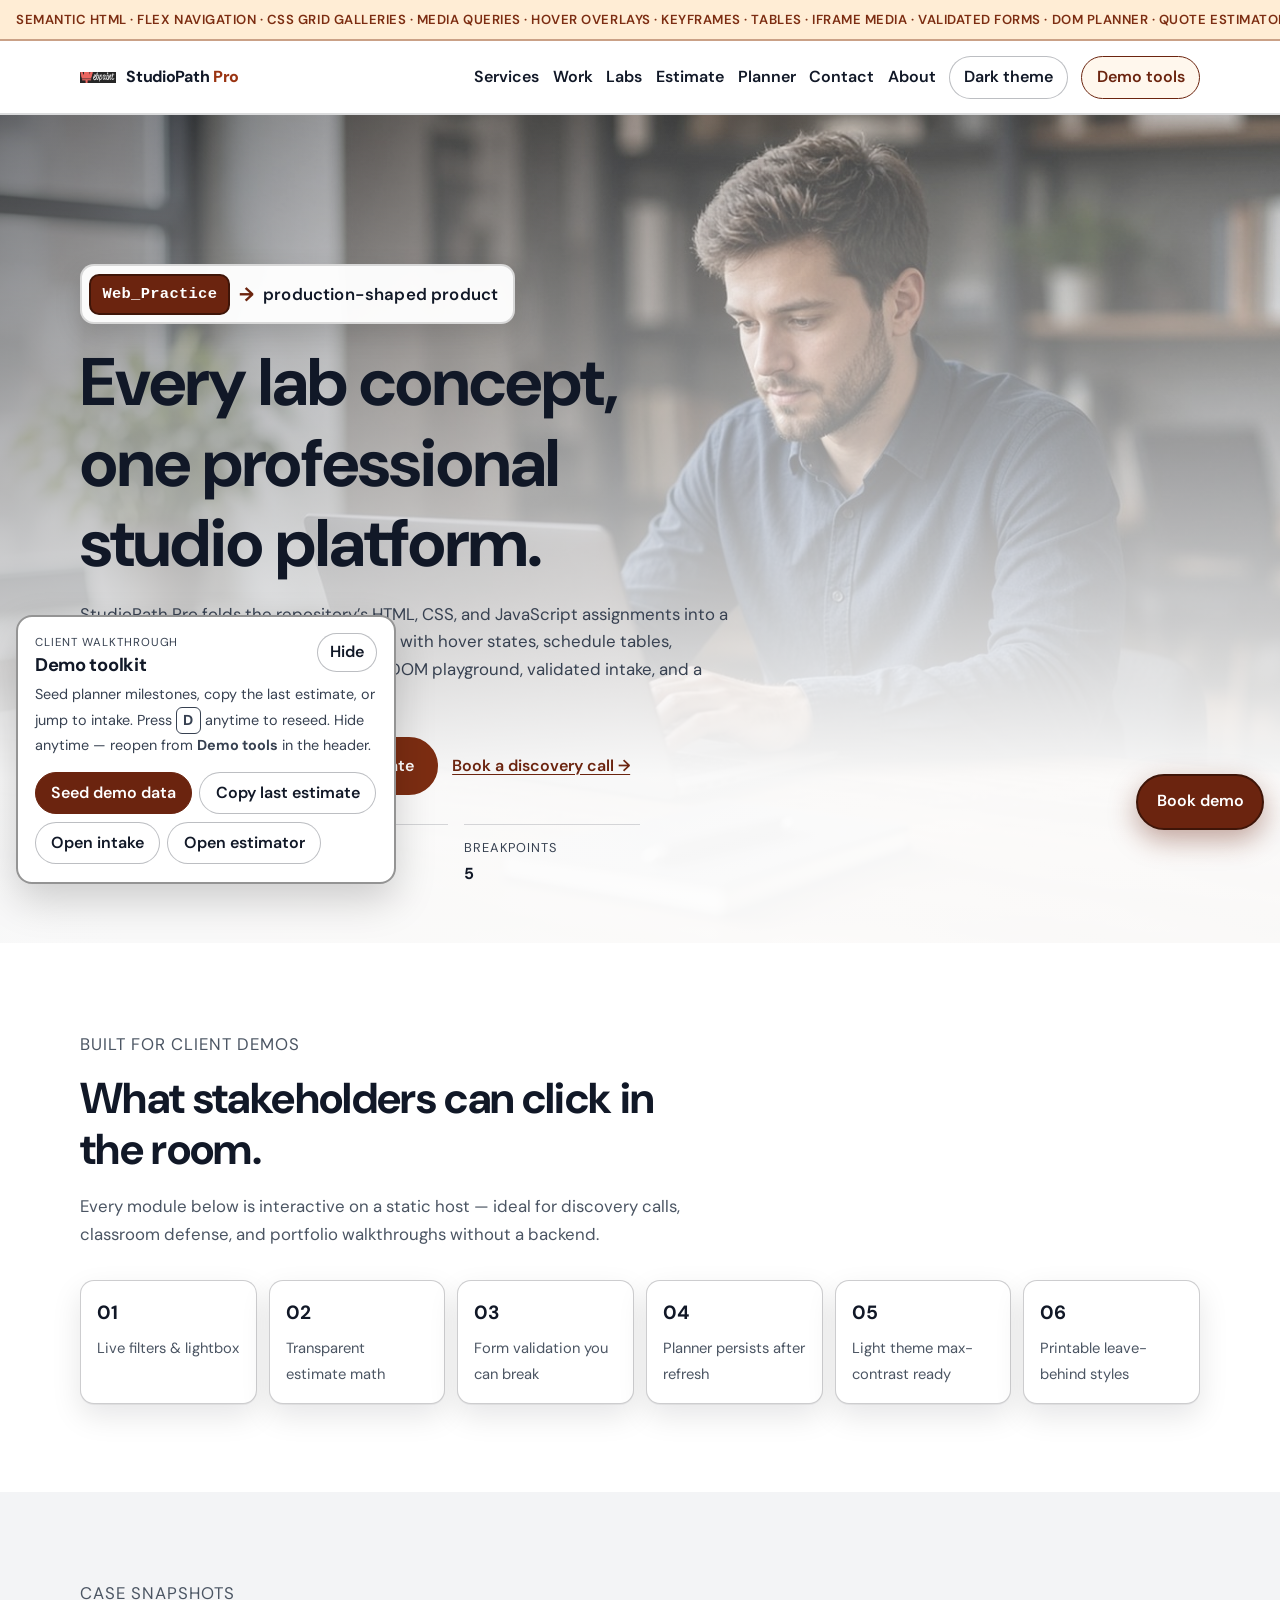
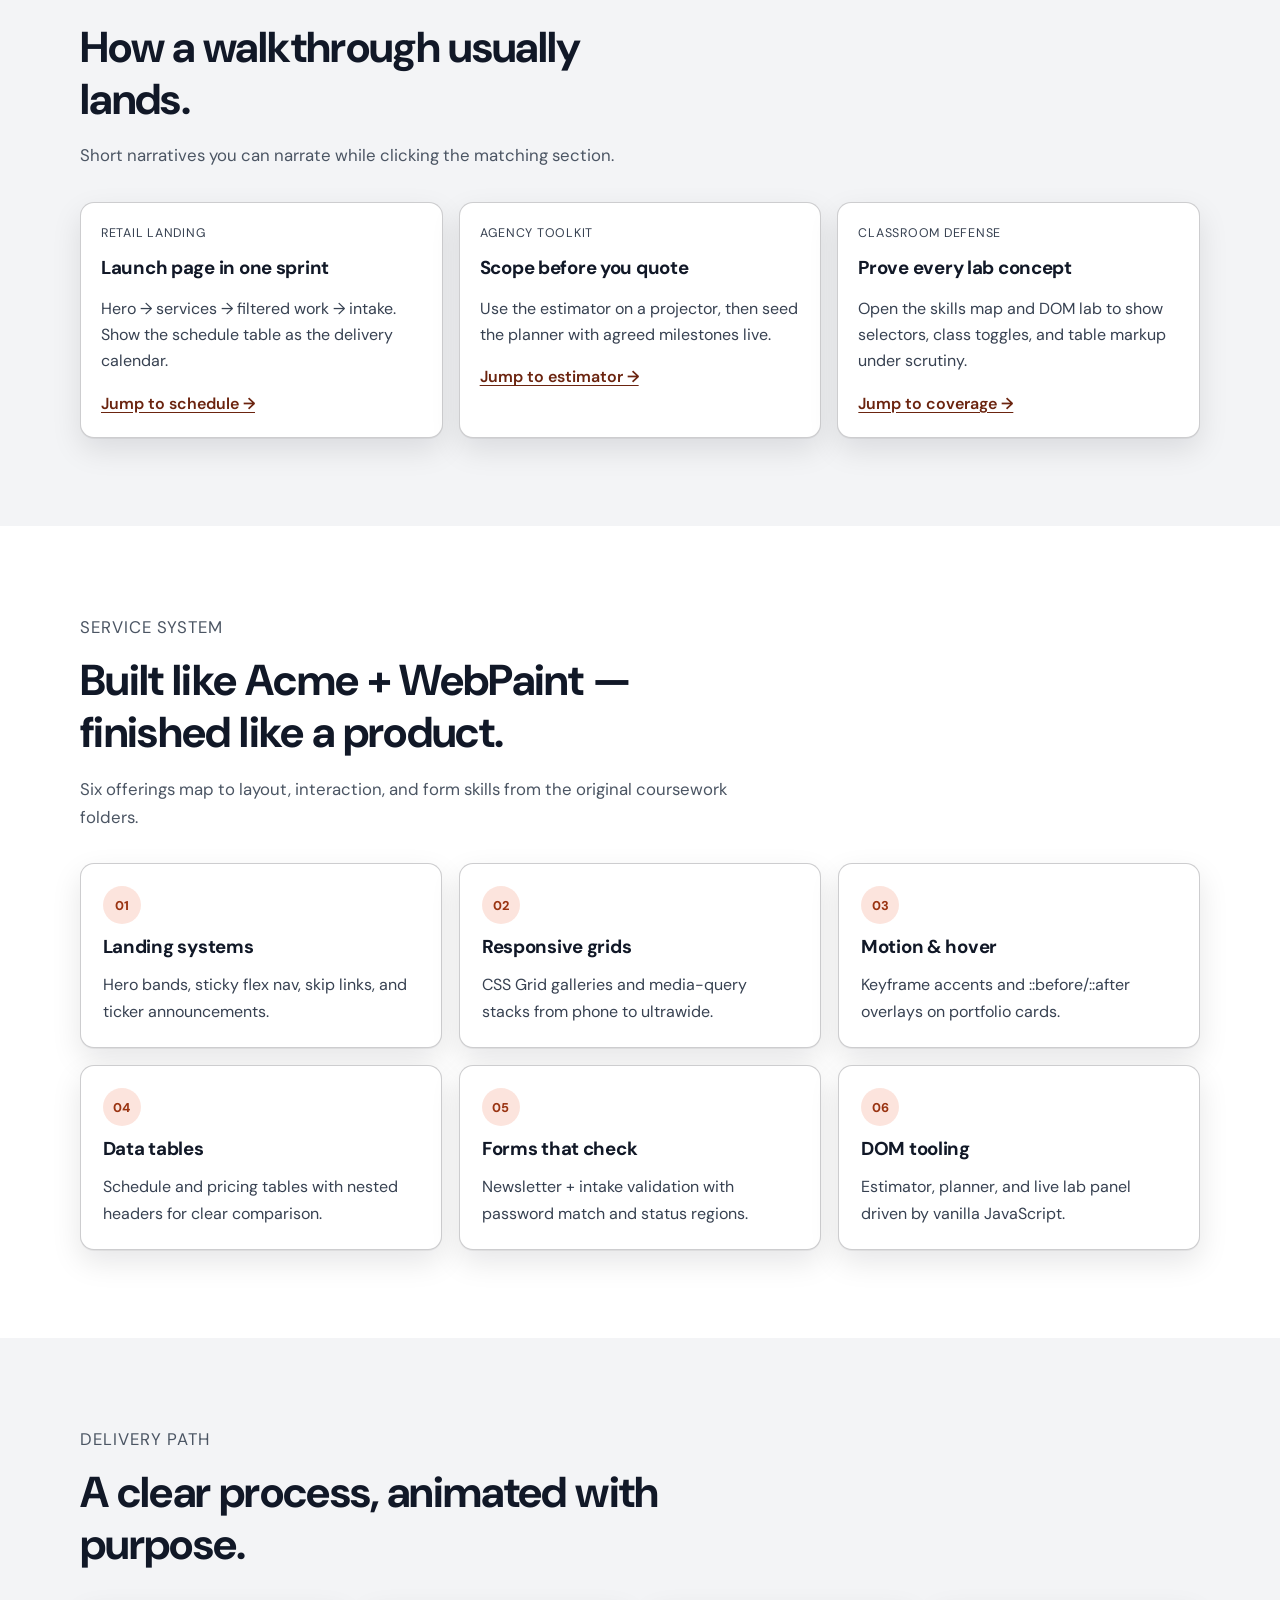
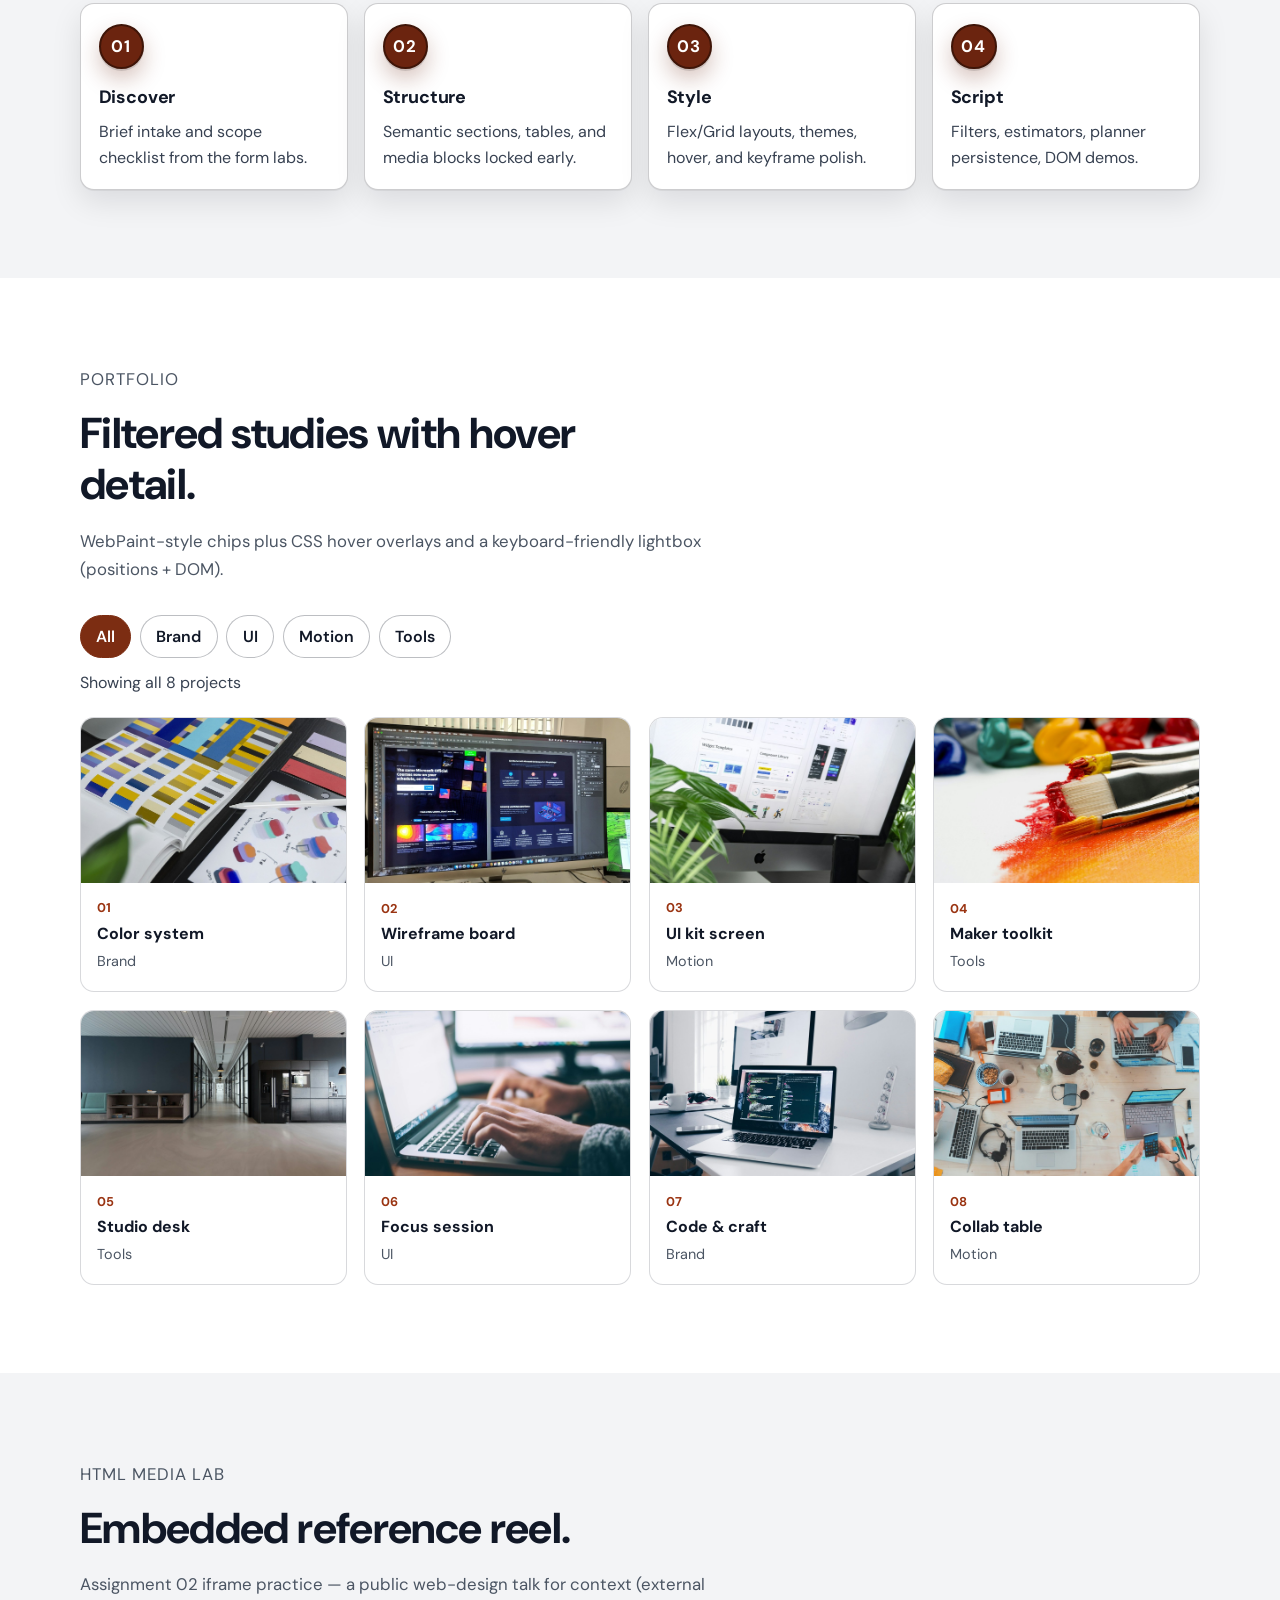
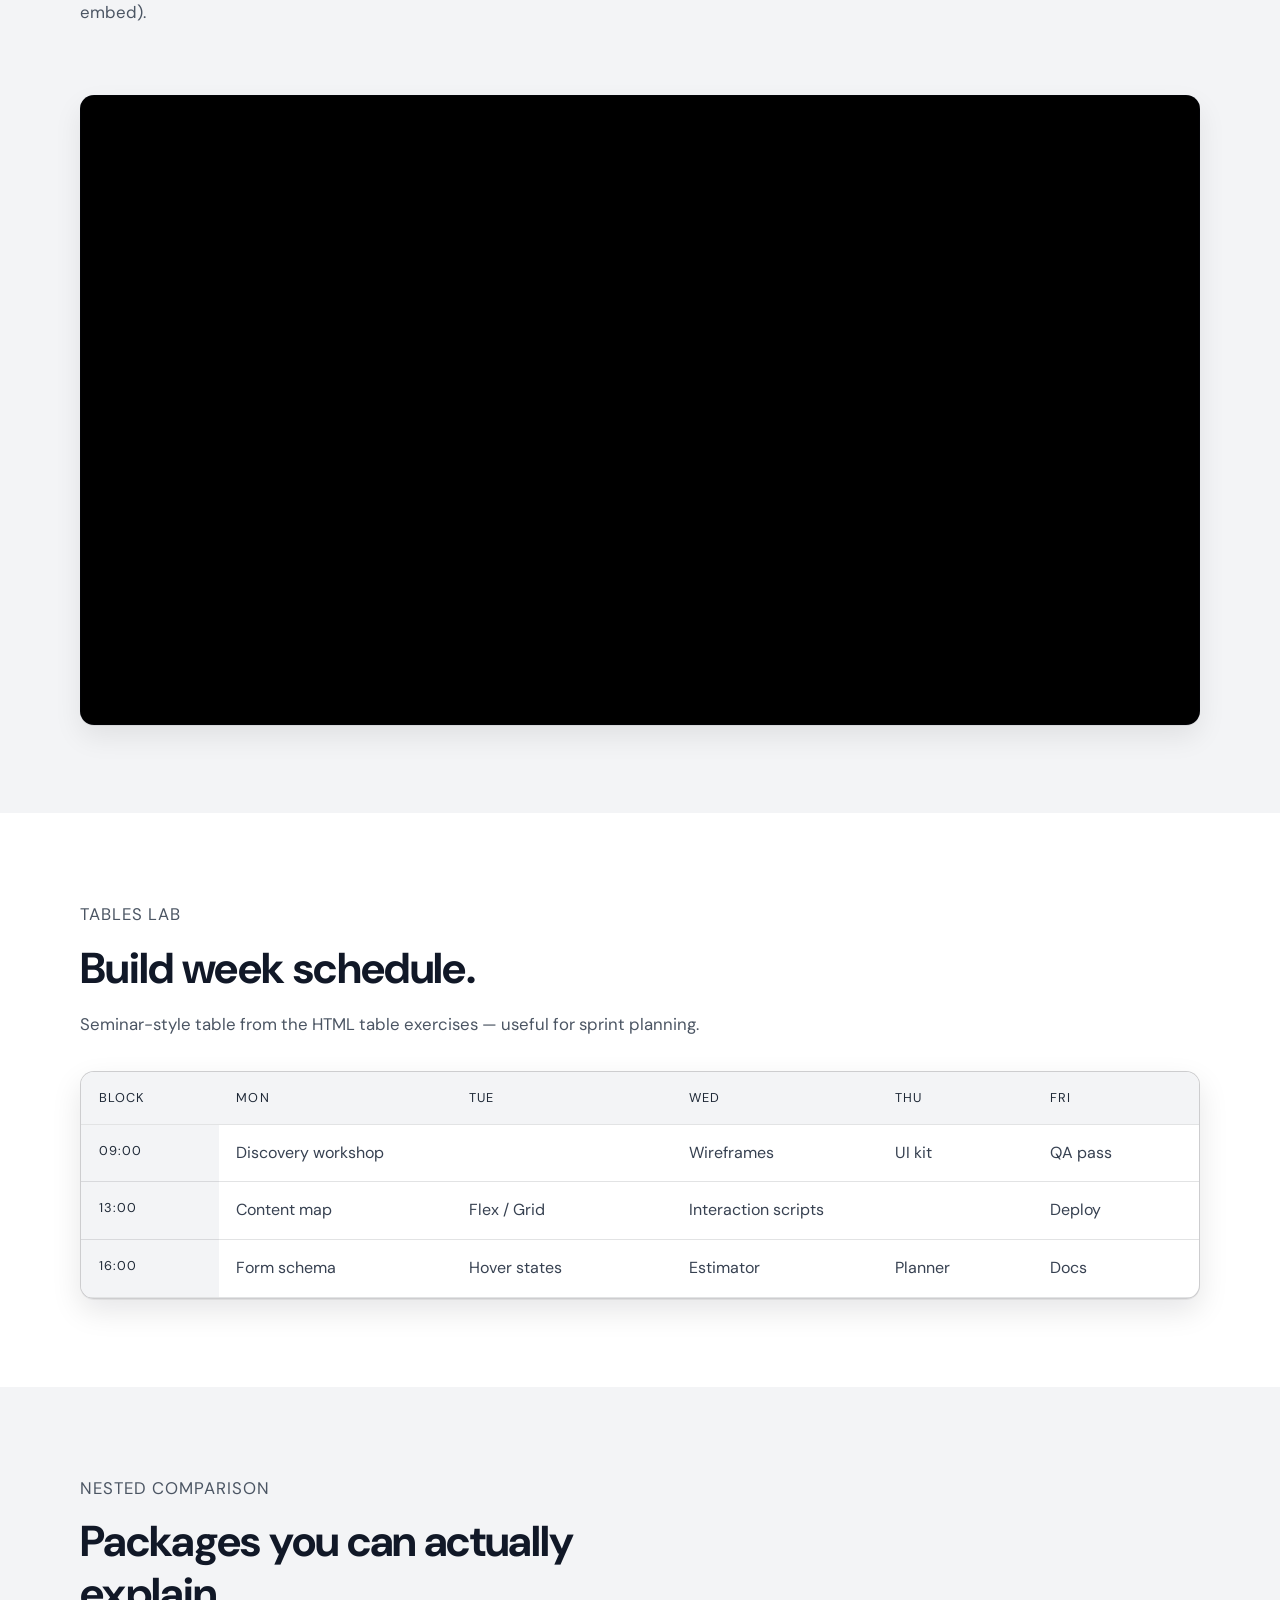
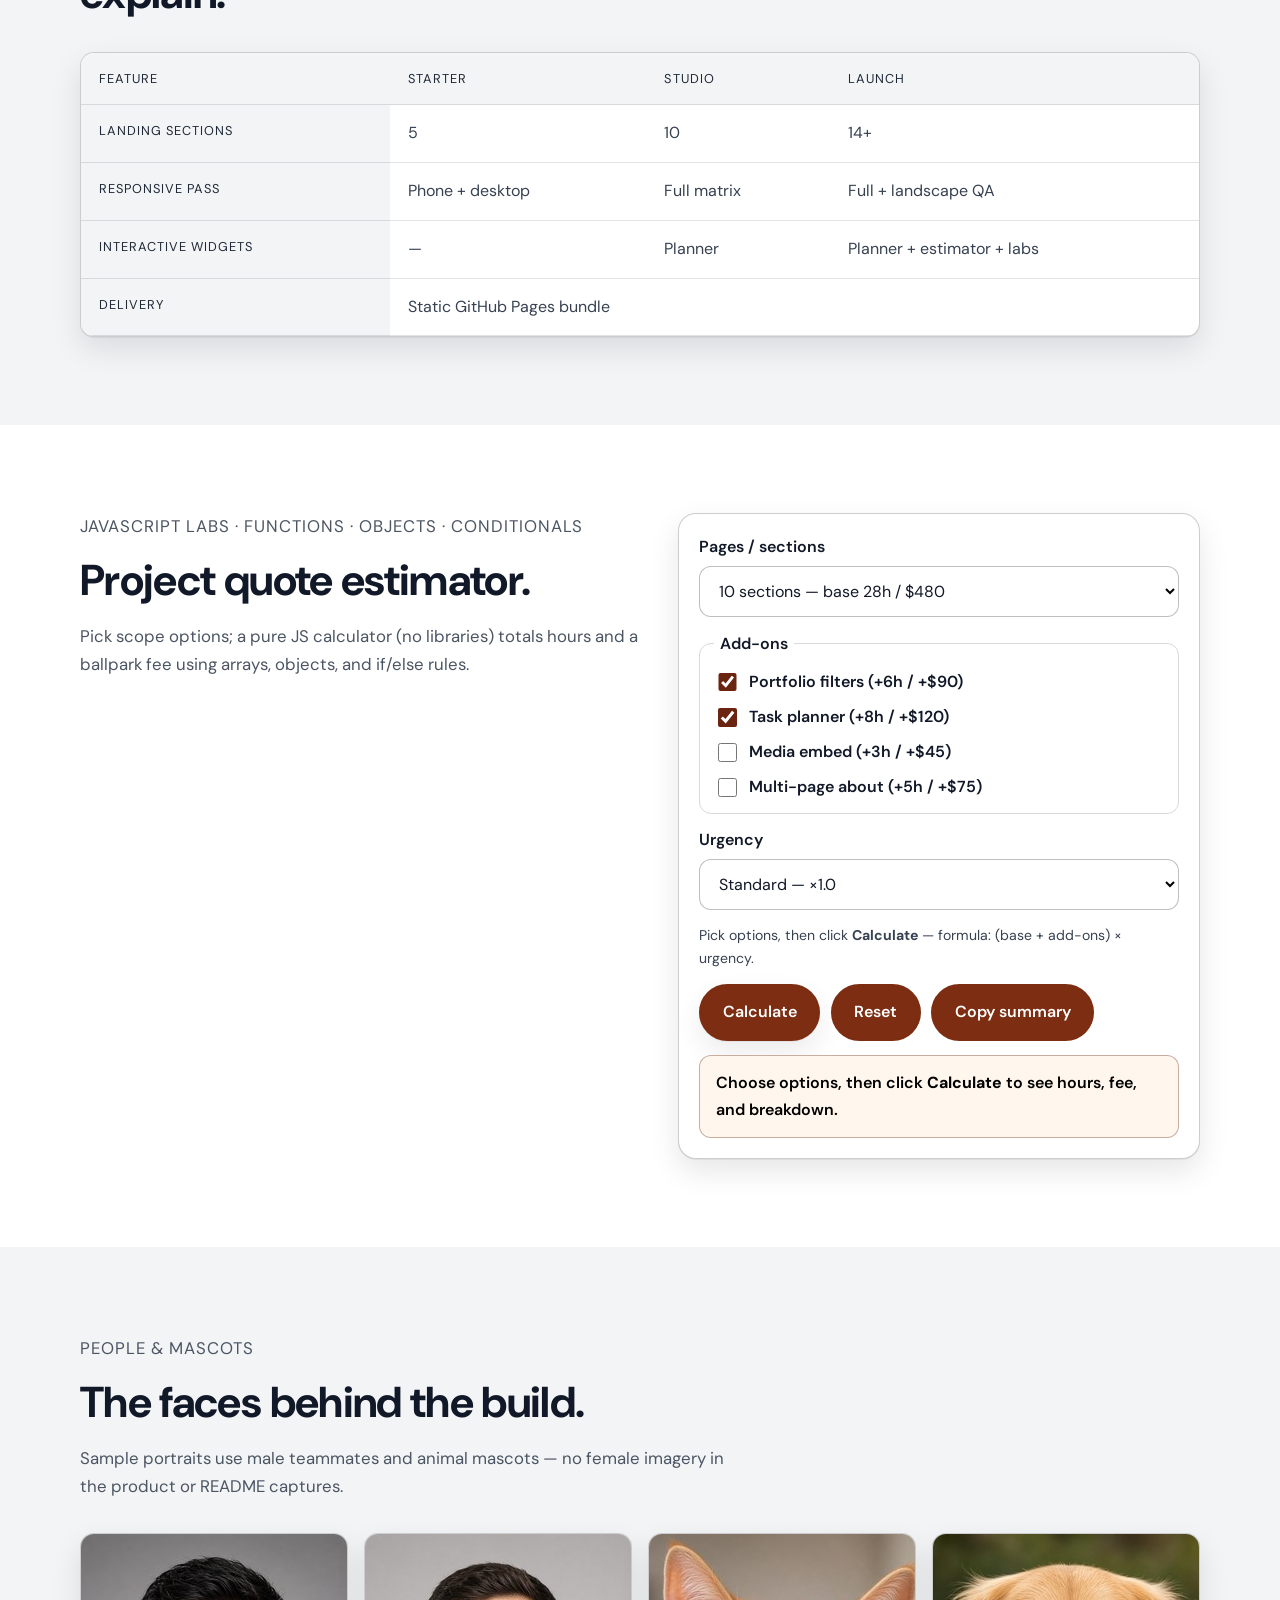
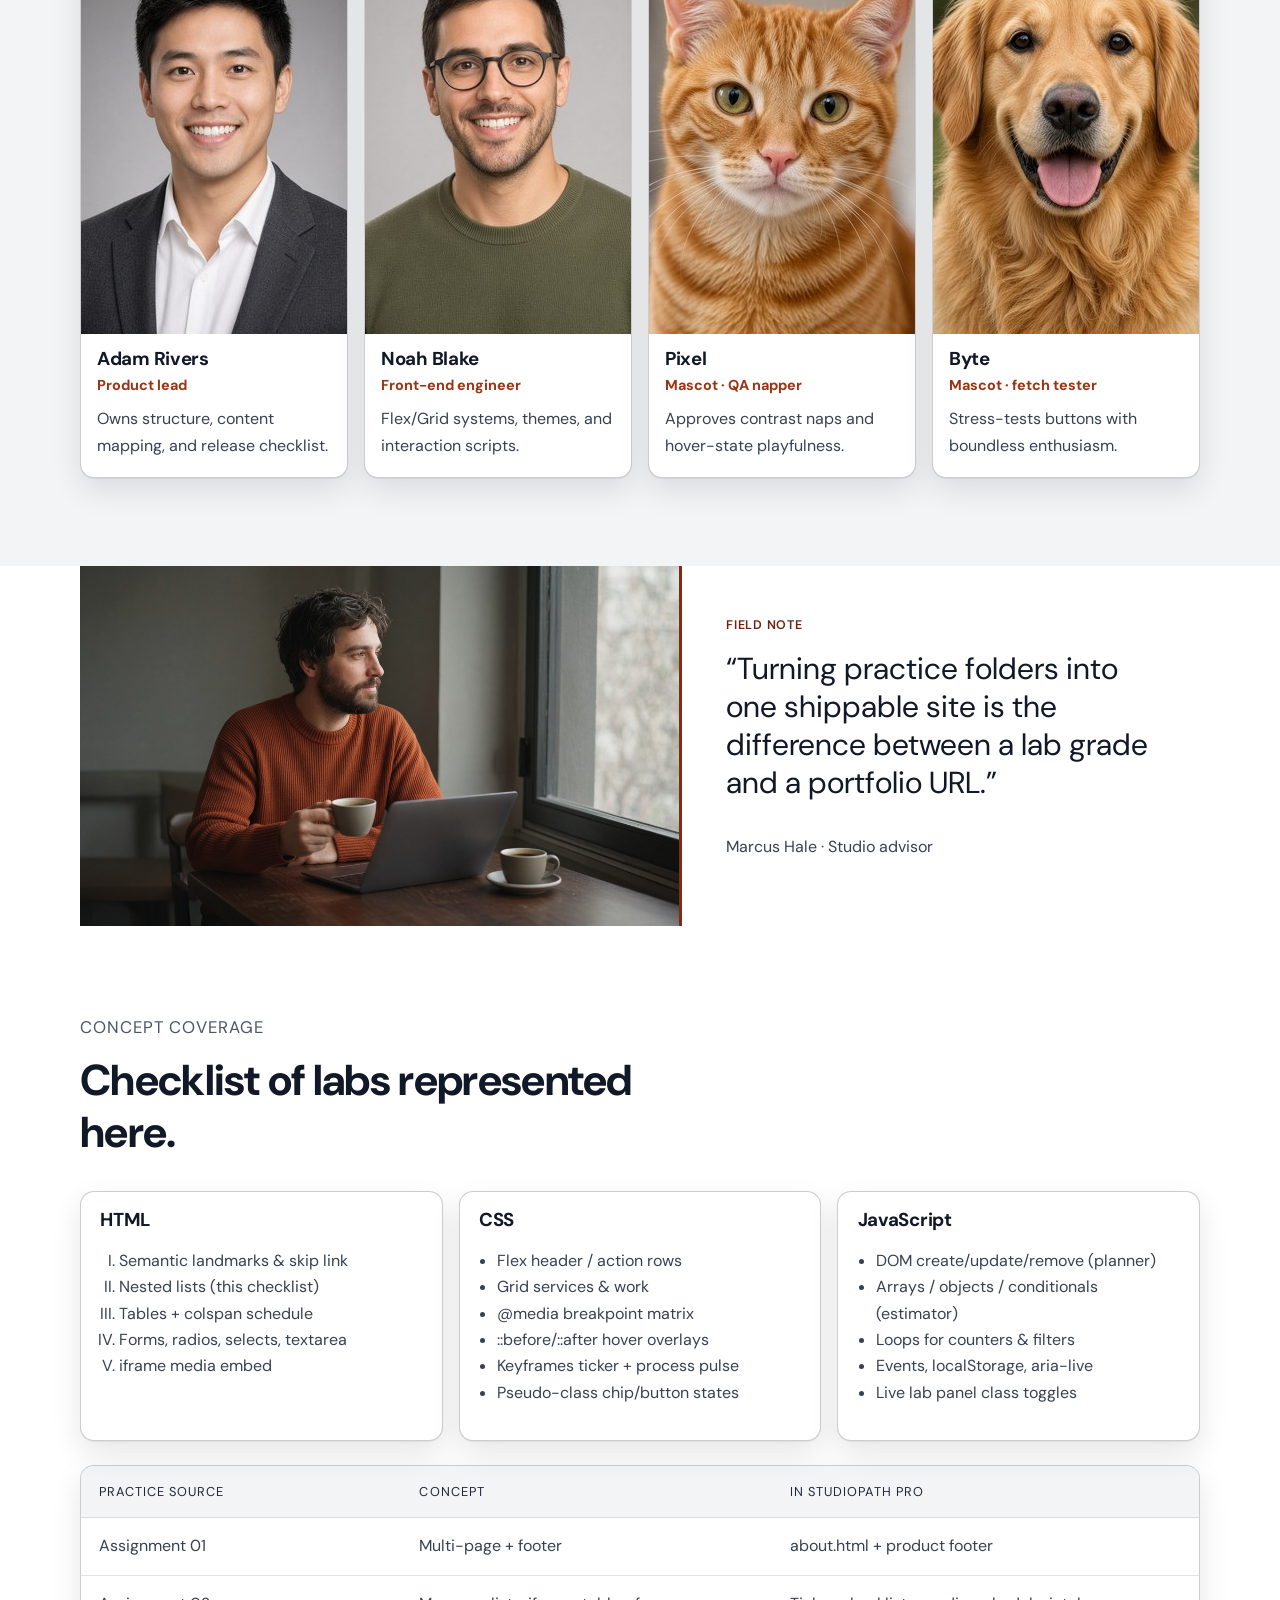
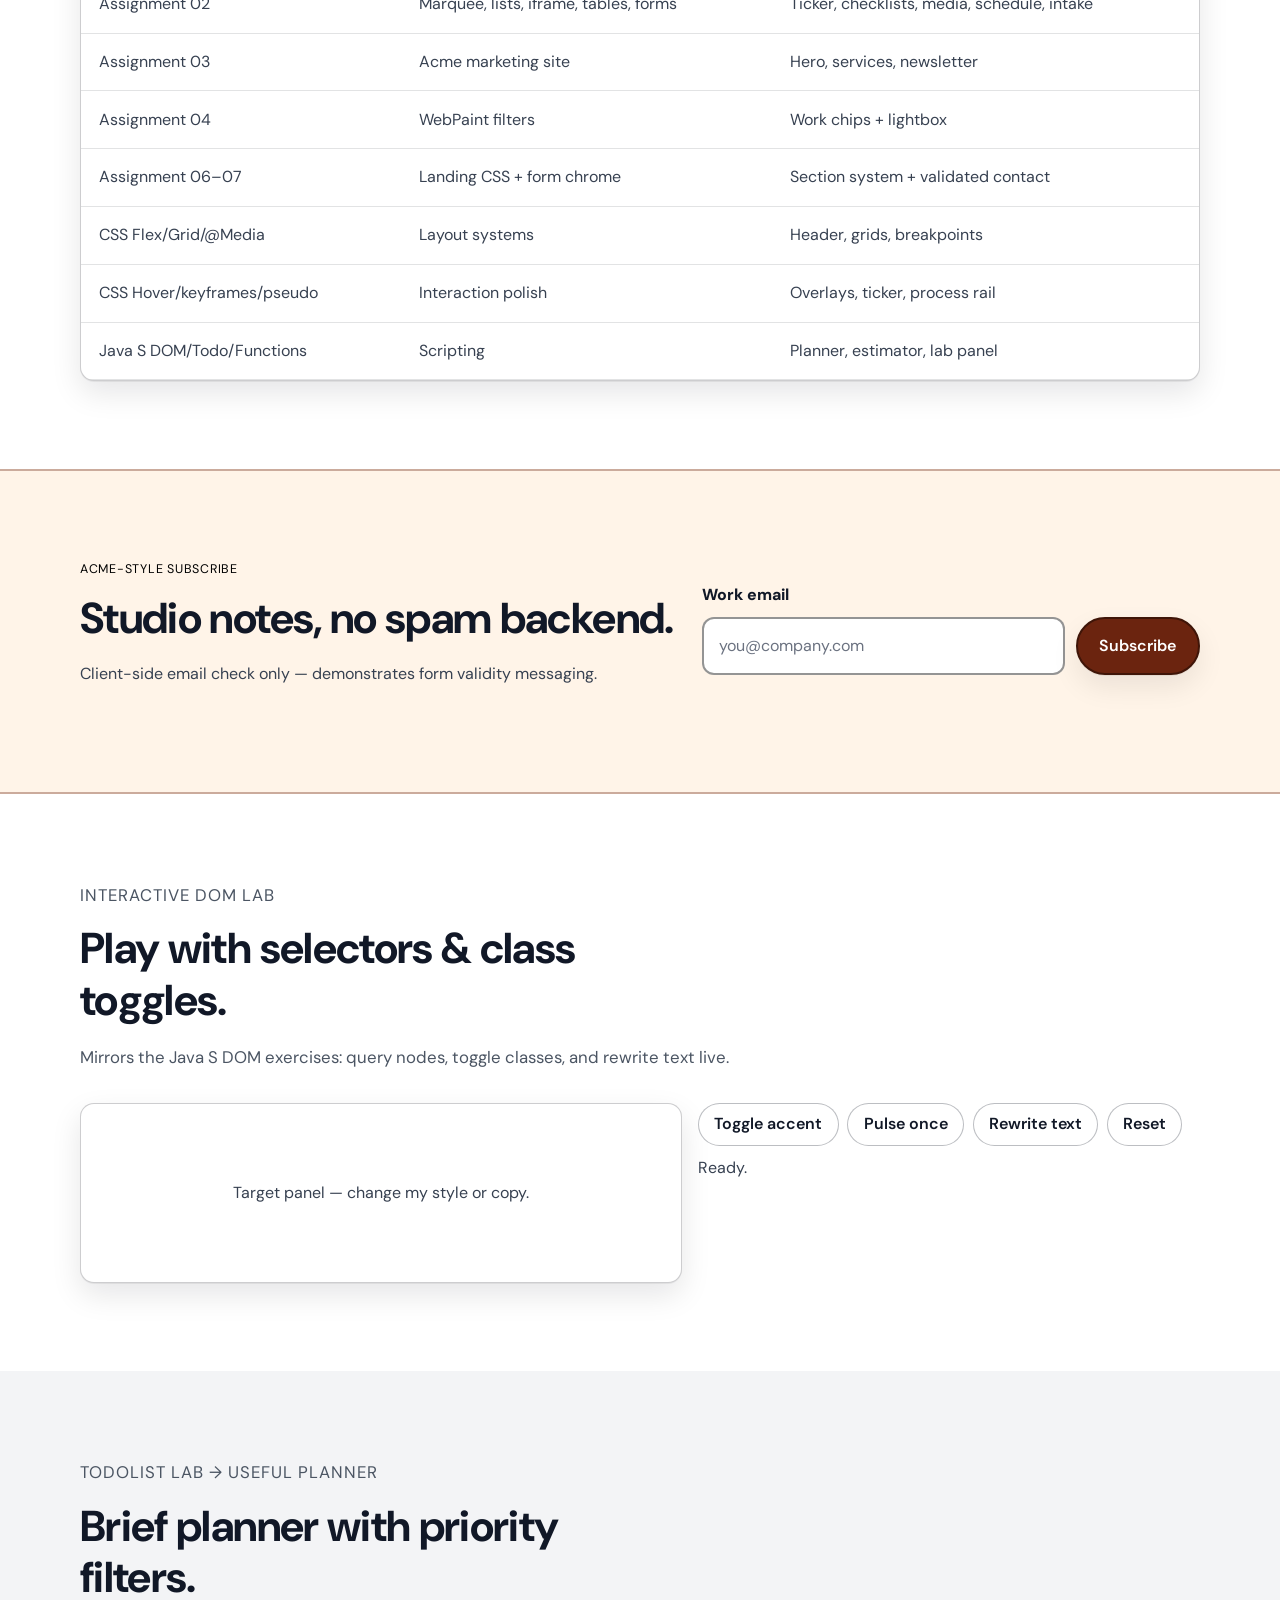
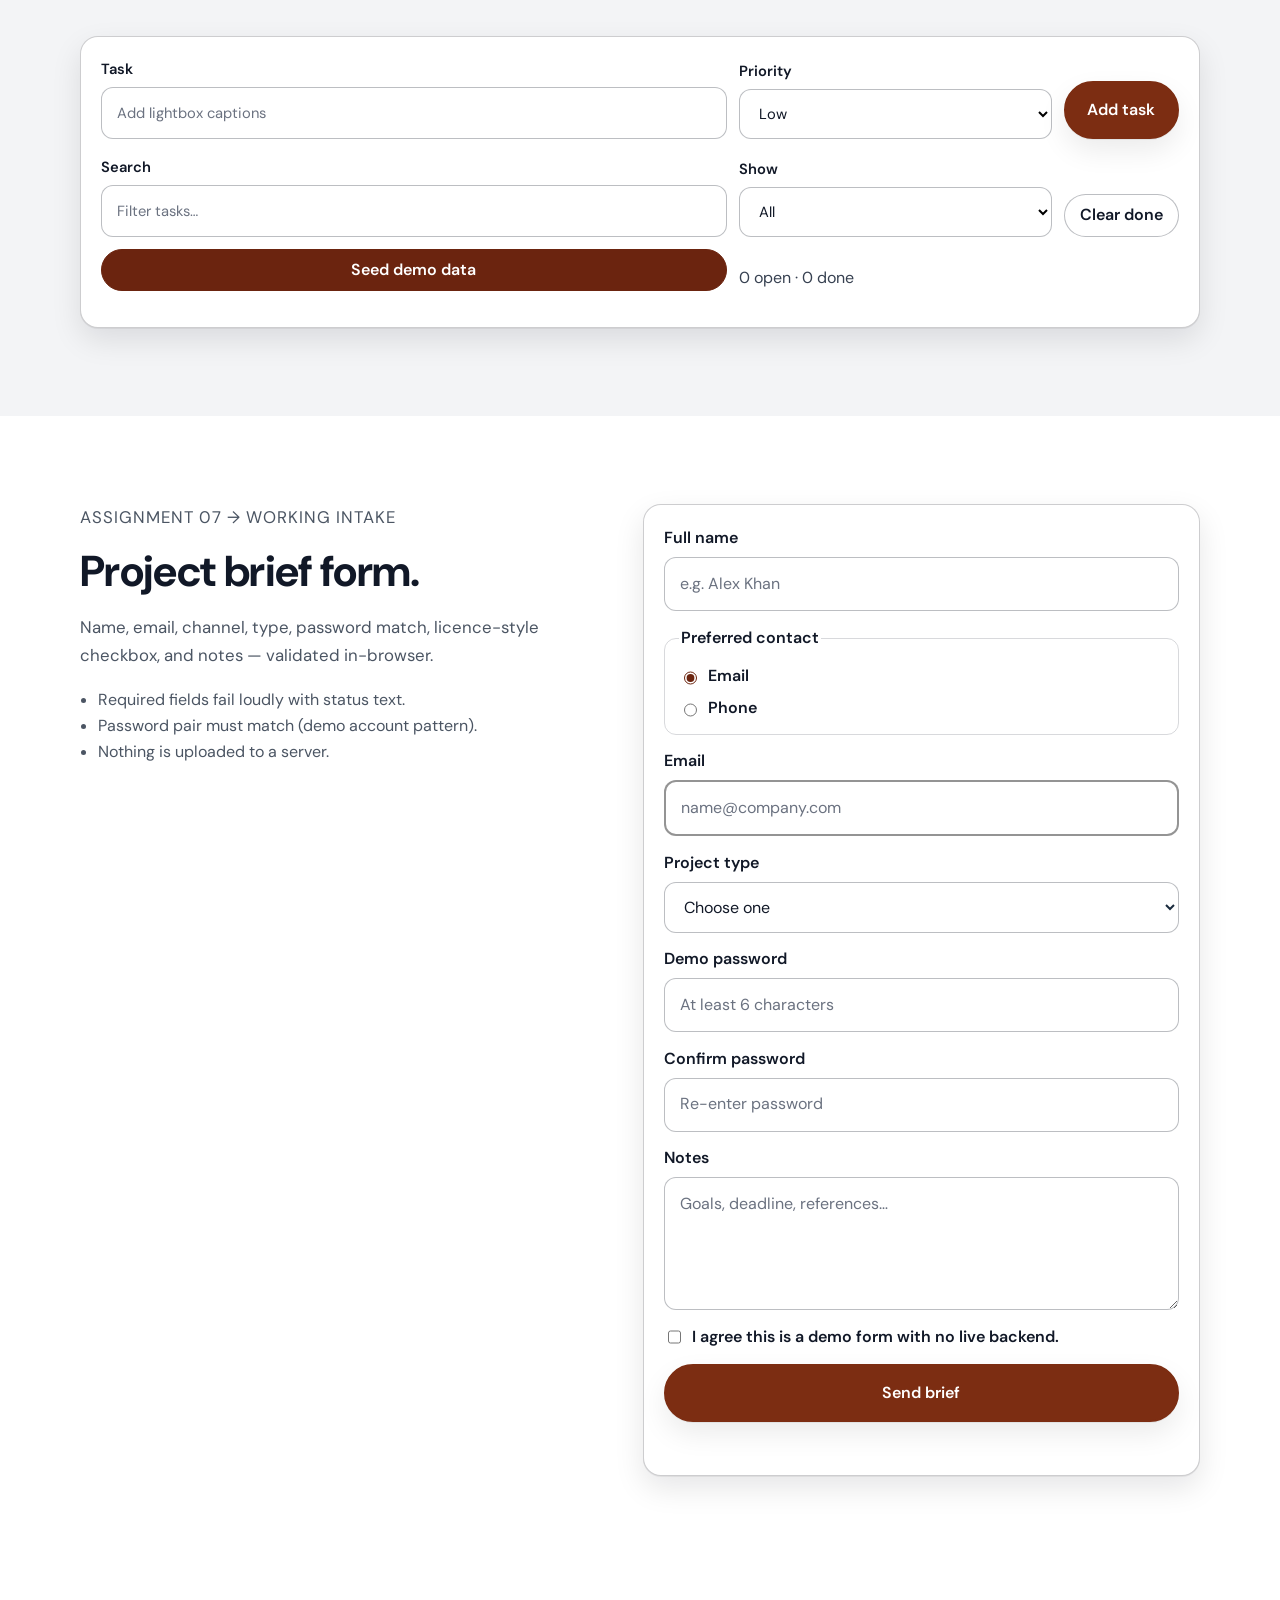
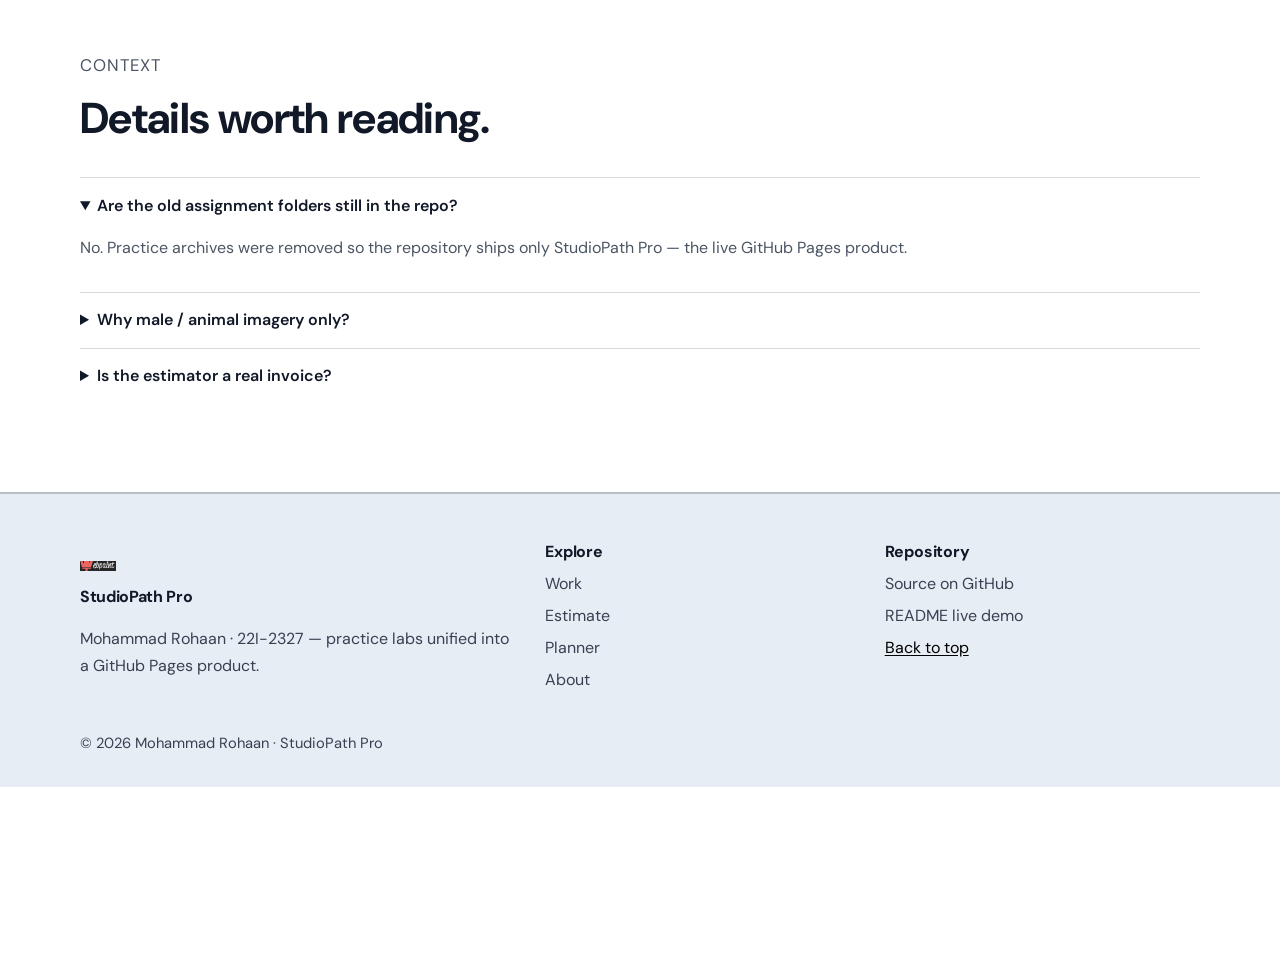
<file: index.html>
<!DOCTYPE html>
<html lang="en">
  <head>
    <meta charset="UTF-8" />
    <meta name="viewport" content="width=device-width, initial-scale=1" />
    <meta
      name="description"
      content="StudioPath Pro — full-stack front-end practice product: semantic HTML, flex/grid, media queries, hover effects, keyframes, tables, iframe media, forms, DOM tools, estimator, and local task planner."
    />
    <title>StudioPath Pro — Practice-powered studio platform</title>
    <link rel="preconnect" href="https://fonts.googleapis.com" />
    <link rel="preconnect" href="https://fonts.gstatic.com" crossorigin />
    <link
      href="https://fonts.googleapis.com/css2?family=DM+Sans:ital,opsz,wght@0,9..40,400;0,9..40,500;0,9..40,700;1,9..40,400&family=Syne:wght@600;700;800&display=swap"
      rel="stylesheet"
    />
    <link rel="stylesheet" href="assets/css/styles.css?v=22" />
    <link rel="icon" href="assets/images/icon.png" type="image/png" />
    <script src="js/theme-init.js"></script>
  </head>
  <body>
    <a class="skip-link" href="#main">Skip to content</a>
    <div class="progress" id="progress" aria-hidden="true"></div>

    <div class="ticker" aria-label="Studio announcements">
      <div class="ticker-track">
        <span>Semantic HTML · Flex navigation · CSS Grid galleries · Media queries · Hover overlays · Keyframes · Tables · iframe media · Validated forms · DOM planner · Quote estimator · Theme persistence</span>
        <span>Semantic HTML · Flex navigation · CSS Grid galleries · Media queries · Hover overlays · Keyframes · Tables · iframe media · Validated forms · DOM planner · Quote estimator · Theme persistence</span>
      </div>
    </div>

    <header class="site-header" id="top">
      <div class="wrap header-inner">
        <a class="brand" href="#home" aria-label="StudioPath Pro home">
          <img src="assets/images/logo.png" width="36" height="36" alt="" />
          <span>StudioPath <em>Pro</em></span>
        </a>
        <button class="nav-toggle" id="navToggle" type="button" aria-expanded="false" aria-controls="siteNav">
          <span class="sr-only">Menu</span><span></span><span></span><span></span>
        </button>
        <nav class="site-nav" id="siteNav" aria-label="Primary">
          <a href="#services">Services</a>
          <a href="#work">Work</a>
          <a href="#labs">Labs</a>
          <a href="#estimate">Estimate</a>
          <a href="#planner">Planner</a>
          <a href="#contact">Contact</a>
          <a href="about.html">About</a>
          <button class="theme-toggle" id="themeToggle" type="button">Dark theme</button>
          <button class="demo-nav-btn" id="demoToggle" type="button" aria-expanded="false" aria-controls="demoDock">
            Demo tools
          </button>
        </nav>
      </div>
    </header>

    <main id="main">
      <section class="hero" id="home" aria-labelledby="hero-title">
        <div class="hero-media" aria-hidden="true">
          <img src="assets/images/hero.jpg" alt="" width="1600" height="900" />
        </div>
        <div class="wrap hero-copy">
          <p class="hero-kicker">
            <span class="hero-kicker-from">Web_Practice</span>
            <span class="hero-kicker-arrow" aria-hidden="true">→</span>
            <span class="hero-kicker-to">production-shaped product</span>
          </p>
          <h1 id="hero-title">Every lab concept,<br />one professional studio platform.</h1>
          <p class="lede">
            StudioPath Pro folds the repository’s HTML, CSS, and JavaScript
            assignments into a useful multi-section site: portfolio filters with
            hover states, schedule tables, embedded media, a quote estimator,
            a DOM playground, validated intake, and a persistent task planner.
          </p>
          <div class="hero-actions">
            <a class="button" href="#cases">See client cases</a>
            <a class="button button-ghost" href="#estimate">Run an estimate</a>
            <a class="text-link" href="#contact">Book a discovery call →</a>
          </div>
          <dl class="hero-facts" id="heroStats">
            <div><dt>Lab modules</dt><dd data-count="18">0</dd></div>
            <div><dt>Live sections</dt><dd data-count="14">0</dd></div>
            <div><dt>Breakpoints</dt><dd data-count="5">0</dd></div>
          </dl>
        </div>
      </section>

      <section class="section wrap" id="trust" aria-labelledby="trust-title">
        <div class="section-heading">
          <p class="eyebrow">Built for client demos</p>
          <h2 id="trust-title">What stakeholders can click in the room.</h2>
          <p>
            Every module below is interactive on a static host — ideal for
            discovery calls, classroom defense, and portfolio walkthroughs
            without a backend.
          </p>
        </div>
        <div class="trust-strip" role="list">
          <article class="trust-item" role="listitem"><strong>01</strong><span>Live filters &amp; lightbox</span></article>
          <article class="trust-item" role="listitem"><strong>02</strong><span>Transparent estimate math</span></article>
          <article class="trust-item" role="listitem"><strong>03</strong><span>Form validation you can break</span></article>
          <article class="trust-item" role="listitem"><strong>04</strong><span>Planner persists after refresh</span></article>
          <article class="trust-item" role="listitem"><strong>05</strong><span>Light theme max-contrast ready</span></article>
          <article class="trust-item" role="listitem"><strong>06</strong><span>Printable leave-behind styles</span></article>
        </div>
      </section>

      <section class="section section-alt" id="cases" aria-labelledby="cases-title">
        <div class="wrap">
          <div class="section-heading">
            <p class="eyebrow">Case snapshots</p>
            <h2 id="cases-title">How a walkthrough usually lands.</h2>
            <p>Short narratives you can narrate while clicking the matching section.</p>
          </div>
          <div class="cases-grid">
            <article class="case-card">
              <p class="eyebrow">Retail landing</p>
              <h3>Launch page in one sprint</h3>
              <p>Hero → services → filtered work → intake. Show the schedule table as the delivery calendar.</p>
              <a class="text-link" href="#schedule">Jump to schedule →</a>
            </article>
            <article class="case-card">
              <p class="eyebrow">Agency toolkit</p>
              <h3>Scope before you quote</h3>
              <p>Use the estimator on a projector, then seed the planner with agreed milestones live.</p>
              <a class="text-link" href="#estimate">Jump to estimator →</a>
            </article>
            <article class="case-card">
              <p class="eyebrow">Classroom defense</p>
              <h3>Prove every lab concept</h3>
              <p>Open the skills map and DOM lab to show selectors, class toggles, and table markup under scrutiny.</p>
              <a class="text-link" href="#skills">Jump to coverage →</a>
            </article>
          </div>
        </div>
      </section>

      <section class="section wrap" id="services" aria-labelledby="services-title">
        <div class="section-heading">
          <p class="eyebrow">Service system</p>
          <h2 id="services-title">Built like Acme + WebPaint — finished like a product.</h2>
          <p>Six offerings map to layout, interaction, and form skills from the original coursework folders.</p>
        </div>
        <div class="service-grid service-grid-6">
          <article class="card hover-lift"><span class="card-icon" aria-hidden="true">01</span><h3>Landing systems</h3><p>Hero bands, sticky flex nav, skip links, and ticker announcements.</p></article>
          <article class="card hover-lift"><span class="card-icon" aria-hidden="true">02</span><h3>Responsive grids</h3><p>CSS Grid galleries and media-query stacks from phone to ultrawide.</p></article>
          <article class="card hover-lift"><span class="card-icon" aria-hidden="true">03</span><h3>Motion &amp; hover</h3><p>Keyframe accents and ::before/::after overlays on portfolio cards.</p></article>
          <article class="card hover-lift"><span class="card-icon" aria-hidden="true">04</span><h3>Data tables</h3><p>Schedule and pricing tables with nested headers for clear comparison.</p></article>
          <article class="card hover-lift"><span class="card-icon" aria-hidden="true">05</span><h3>Forms that check</h3><p>Newsletter + intake validation with password match and status regions.</p></article>
          <article class="card hover-lift"><span class="card-icon" aria-hidden="true">06</span><h3>DOM tooling</h3><p>Estimator, planner, and live lab panel driven by vanilla JavaScript.</p></article>
        </div>
      </section>

      <section class="section section-alt" id="process" aria-labelledby="process-title">
        <div class="wrap">
          <div class="section-heading">
            <p class="eyebrow">Delivery path</p>
            <h2 id="process-title">A clear process, animated with purpose.</h2>
          </div>
          <ol class="process-rail">
            <li class="process-step">
              <span class="process-num">01</span>
              <strong>Discover</strong>
              <p>Brief intake and scope checklist from the form labs.</p>
            </li>
            <li class="process-step">
              <span class="process-num">02</span>
              <strong>Structure</strong>
              <p>Semantic sections, tables, and media blocks locked early.</p>
            </li>
            <li class="process-step">
              <span class="process-num">03</span>
              <strong>Style</strong>
              <p>Flex/Grid layouts, themes, hover, and keyframe polish.</p>
            </li>
            <li class="process-step">
              <span class="process-num">04</span>
              <strong>Script</strong>
              <p>Filters, estimators, planner persistence, DOM demos.</p>
            </li>
          </ol>
        </div>
      </section>

      <section class="section" id="work" aria-labelledby="work-title">
        <div class="wrap">
          <div class="section-heading">
            <p class="eyebrow">Portfolio</p>
            <h2 id="work-title">Filtered studies with hover detail.</h2>
            <p>WebPaint-style chips plus CSS hover overlays and a keyboard-friendly lightbox (positions + DOM).</p>
          </div>
          <div class="filter-bar" role="group" aria-label="Portfolio filters">
            <button type="button" class="chip is-active" data-filter="all" aria-pressed="true">All</button>
            <button type="button" class="chip" data-filter="brand" aria-pressed="false">Brand</button>
            <button type="button" class="chip" data-filter="ui" aria-pressed="false">UI</button>
            <button type="button" class="chip" data-filter="motion" aria-pressed="false">Motion</button>
            <button type="button" class="chip" data-filter="tools" aria-pressed="false">Tools</button>
          </div>
          <p class="filter-status" id="filterStatus" role="status" aria-live="polite">Showing all 8 projects</p>
          <div class="work-grid work-grid-4" id="workGrid">
            <figure class="work-card" data-category="brand"><a class="work-preview" href="assets/images/work-1.jpg" data-lightbox data-caption="Color system"><img src="assets/images/work-1.jpg" alt="Color palette book and tablet on desk" loading="lazy" width="1200" height="750" /></a><figcaption><span>01</span><strong>Color system</strong><em>Brand</em></figcaption></figure>
            <figure class="work-card" data-category="ui"><a class="work-preview" href="assets/images/work-2.jpg" data-lightbox data-caption="Wireframe board"><img src="assets/images/work-2.jpg" alt="Sticky notes and wireframe planning board" loading="lazy" width="1200" height="750" /></a><figcaption><span>02</span><strong>Wireframe board</strong><em>UI</em></figcaption></figure>
            <figure class="work-card" data-category="motion"><a class="work-preview" href="assets/images/work-3.jpg" data-lightbox data-caption="UI kit screen"><img src="assets/images/work-3.jpg" alt="Desktop monitor showing UI component kit" loading="lazy" width="1200" height="750" /></a><figcaption><span>03</span><strong>UI kit screen</strong><em>Motion</em></figcaption></figure>
            <figure class="work-card" data-category="tools"><a class="work-preview" href="assets/images/work-4.jpg" data-lightbox data-caption="Maker toolkit"><img src="assets/images/work-4.jpg" alt="Art and maker tools flat lay" loading="lazy" width="1200" height="750" /></a><figcaption><span>04</span><strong>Maker toolkit</strong><em>Tools</em></figcaption></figure>
            <figure class="work-card" data-category="tools"><a class="work-preview" href="assets/images/work-5.jpg" data-lightbox data-caption="Studio desk"><img src="assets/images/work-5.jpg" alt="Bright studio office desks" loading="lazy" width="1200" height="750" /></a><figcaption><span>05</span><strong>Studio desk</strong><em>Tools</em></figcaption></figure>
            <figure class="work-card" data-category="ui"><a class="work-preview" href="assets/images/work-6.jpg" data-lightbox data-caption="Focus session"><img src="assets/images/work-6.jpg" alt="Person coding on laptop at wooden desk" loading="lazy" width="1200" height="750" /></a><figcaption><span>06</span><strong>Focus session</strong><em>UI</em></figcaption></figure>
            <figure class="work-card" data-category="brand"><a class="work-preview" href="assets/images/work-7.jpg" data-lightbox data-caption="Code &amp; craft"><img src="assets/images/work-7.jpg" alt="Laptop showing code on wooden desk" loading="lazy" width="1200" height="750" /></a><figcaption><span>07</span><strong>Code &amp; craft</strong><em>Brand</em></figcaption></figure>
            <figure class="work-card" data-category="motion"><a class="work-preview" href="assets/images/work-8.jpg" data-lightbox data-caption="Collab table"><img src="assets/images/work-8.jpg" alt="Top-down shared workspace with laptops" loading="lazy" width="1200" height="750" /></a><figcaption><span>08</span><strong>Collab table</strong><em>Motion</em></figcaption></figure>
          </div>
        </div>
      </section>

      <section class="section section-alt" id="media" aria-labelledby="media-title">
        <div class="wrap media-grid">
          <div class="section-heading">
            <p class="eyebrow">HTML media lab</p>
            <h2 id="media-title">Embedded reference reel.</h2>
            <p>Assignment 02 iframe practice — a public web-design talk for context (external embed).</p>
          </div>
          <div class="media-frame">
            <iframe
              title="Web design talk on YouTube"
              src="https://www.youtube-nocookie.com/embed/B-ytMSuwbf8"
              loading="lazy"
              allow="accelerometer; autoplay; clipboard-write; encrypted-media; gyroscope; picture-in-picture"
              allowfullscreen
            ></iframe>
          </div>
        </div>
      </section>

      <section class="section wrap" id="schedule" aria-labelledby="schedule-title">
        <div class="section-heading">
          <p class="eyebrow">Tables lab</p>
          <h2 id="schedule-title">Build week schedule.</h2>
          <p>Seminar-style table from the HTML table exercises — useful for sprint planning.</p>
        </div>
        <div class="skills-table-wrap" tabindex="0">
          <table class="skills-table">
            <caption class="sr-only">Weekly build schedule</caption>
            <thead>
              <tr>
                <th scope="col">Block</th>
                <th scope="col">Mon</th>
                <th scope="col">Tue</th>
                <th scope="col">Wed</th>
                <th scope="col">Thu</th>
                <th scope="col">Fri</th>
              </tr>
            </thead>
            <tbody>
              <tr><th scope="row">09:00</th><td colspan="2">Discovery workshop</td><td>Wireframes</td><td>UI kit</td><td>QA pass</td></tr>
              <tr><th scope="row">13:00</th><td>Content map</td><td>Flex / Grid</td><td colspan="2">Interaction scripts</td><td>Deploy</td></tr>
              <tr><th scope="row">16:00</th><td>Form schema</td><td>Hover states</td><td>Estimator</td><td>Planner</td><td>Docs</td></tr>
            </tbody>
          </table>
        </div>
      </section>

      <section class="section section-alt" id="pricing" aria-labelledby="pricing-title">
        <div class="wrap">
          <div class="section-heading">
            <p class="eyebrow">Nested comparison</p>
            <h2 id="pricing-title">Packages you can actually explain.</h2>
          </div>
          <div class="skills-table-wrap" tabindex="0">
            <table class="skills-table pricing-table">
              <caption class="sr-only">Pricing packages</caption>
              <thead>
                <tr>
                  <th scope="col">Feature</th>
                  <th scope="col">Starter</th>
                  <th scope="col">Studio</th>
                  <th scope="col">Launch</th>
                </tr>
              </thead>
              <tbody>
                <tr><th scope="row">Landing sections</th><td>5</td><td>10</td><td>14+</td></tr>
                <tr><th scope="row">Responsive pass</th><td>Phone + desktop</td><td>Full matrix</td><td>Full + landscape QA</td></tr>
                <tr><th scope="row">Interactive widgets</th><td>—</td><td>Planner</td><td>Planner + estimator + labs</td></tr>
                <tr><th scope="row">Delivery</th><td colspan="3">Static GitHub Pages bundle</td></tr>
              </tbody>
            </table>
          </div>
        </div>
      </section>

      <section class="section wrap" id="estimate" aria-labelledby="estimate-title">
        <div class="estimate-grid">
          <div class="section-heading">
            <p class="eyebrow">JavaScript labs · functions · objects · conditionals</p>
            <h2 id="estimate-title">Project quote estimator.</h2>
            <p>Pick scope options; a pure JS calculator (no libraries) totals hours and a ballpark fee using arrays, objects, and if/else rules.</p>
          </div>
          <form class="estimate-panel" id="estimateForm">
            <label for="estPages">Pages / sections
              <select id="estPages" name="estPages">
                <option value="5">5 sections — base 18h / $320</option>
                <option value="10" selected>10 sections — base 28h / $480</option>
                <option value="14">14+ sections — base 40h / $650</option>
              </select>
            </label>
            <fieldset>
              <legend>Add-ons</legend>
              <label class="inline"><input type="checkbox" name="addon" value="filters" checked /> Portfolio filters (+6h / +$90)</label>
              <label class="inline"><input type="checkbox" name="addon" value="planner" checked /> Task planner (+8h / +$120)</label>
              <label class="inline"><input type="checkbox" name="addon" value="video" /> Media embed (+3h / +$45)</label>
              <label class="inline"><input type="checkbox" name="addon" value="studio" /> Multi-page about (+5h / +$75)</label>
            </fieldset>
            <label for="estUrgency">Urgency
              <select id="estUrgency" name="estUrgency">
                <option value="1">Standard — ×1.0</option>
                <option value="1.25">Faster — ×1.25</option>
                <option value="1.5">Rush — ×1.5</option>
              </select>
            </label>
            <p class="estimate-live-hint" id="estimateHint">
              Pick options, then click <strong>Calculate</strong> — formula: (base + add-ons) × urgency.
            </p>
            <div class="estimate-actions">
              <button class="button" type="button" id="calcEstimate">Calculate</button>
              <button class="button button-ghost" type="button" id="resetEstimate">Reset</button>
              <button class="button button-ghost" type="button" id="copyEstimateInline">Copy summary</button>
            </div>
            <div class="estimate-result" id="estimateResult" role="status" aria-live="polite">
              Choose options, then click <strong>Calculate</strong> to see hours, fee, and breakdown.
            </div>
          </form>
        </div>
      </section>

      <section class="section section-alt" id="team" aria-labelledby="team-title">
        <div class="wrap">
          <div class="section-heading">
            <p class="eyebrow">People &amp; mascots</p>
            <h2 id="team-title">The faces behind the build.</h2>
            <p>Sample portraits use male teammates and animal mascots — no female imagery in the product or README captures.</p>
          </div>
          <div class="team-grid">
            <article class="person"><img src="assets/images/team-1.jpg" alt="Adam Rivers" width="400" height="400" loading="lazy" /><h3>Adam Rivers</h3><p class="role">Product lead</p><p>Owns structure, content mapping, and release checklist.</p></article>
            <article class="person"><img src="assets/images/team-2.jpg" alt="Noah Blake" width="400" height="400" loading="lazy" /><h3>Noah Blake</h3><p class="role">Front-end engineer</p><p>Flex/Grid systems, themes, and interaction scripts.</p></article>
            <article class="person"><img src="assets/images/team-3.jpg" alt="Pixel the cat mascot" width="400" height="400" loading="lazy" /><h3>Pixel</h3><p class="role">Mascot · QA napper</p><p>Approves contrast naps and hover-state playfulness.</p></article>
            <article class="person"><img src="assets/images/team-4.jpg" alt="Byte the dog mascot" width="400" height="400" loading="lazy" /><h3>Byte</h3><p class="role">Mascot · fetch tester</p><p>Stress-tests buttons with boundless enthusiasm.</p></article>
          </div>
        </div>
      </section>

      <section class="section quote-section" id="quote" aria-labelledby="quote-title">
        <div class="wrap quote-grid">
          <img src="assets/images/quote.jpg" alt="Man with coffee reviewing work on a laptop" width="1200" height="675" loading="lazy" />
          <div>
            <p class="eyebrow" id="quote-title">Field note</p>
            <blockquote>“Turning practice folders into one shippable site is the difference between a lab grade and a portfolio URL.”</blockquote>
            <p>Marcus Hale <span>· Studio advisor</span></p>
          </div>
        </div>
      </section>

      <section class="section wrap" id="skills" aria-labelledby="skills-title">
        <div class="section-heading">
          <p class="eyebrow">Concept coverage</p>
          <h2 id="skills-title">Checklist of labs represented here.</h2>
        </div>
        <div class="list-columns">
          <div>
            <h3>HTML</h3>
            <ol type="I">
              <li>Semantic landmarks &amp; skip link</li>
              <li>Nested lists (this checklist)</li>
              <li>Tables + colspan schedule</li>
              <li>Forms, radios, selects, textarea</li>
              <li>iframe media embed</li>
            </ol>
          </div>
          <div>
            <h3>CSS</h3>
            <ul>
              <li>Flex header / action rows</li>
              <li>Grid services &amp; work</li>
              <li>@media breakpoint matrix</li>
              <li>::before/::after hover overlays</li>
              <li>Keyframes ticker + process pulse</li>
              <li>Pseudo-class chip/button states</li>
            </ul>
          </div>
          <div>
            <h3>JavaScript</h3>
            <ul>
              <li>DOM create/update/remove (planner)</li>
              <li>Arrays / objects / conditionals (estimator)</li>
              <li>Loops for counters &amp; filters</li>
              <li>Events, localStorage, aria-live</li>
              <li>Live lab panel class toggles</li>
            </ul>
          </div>
        </div>
        <div class="skills-table-wrap" tabindex="0" style="margin-top:1.5rem">
          <table class="skills-table">
            <caption class="sr-only">Practice to product map</caption>
            <thead><tr><th>Practice source</th><th>Concept</th><th>In StudioPath Pro</th></tr></thead>
            <tbody>
              <tr><td>Assignment 01</td><td>Multi-page + footer</td><td>about.html + product footer</td></tr>
              <tr><td>Assignment 02</td><td>Marquee, lists, iframe, tables, forms</td><td>Ticker, checklists, media, schedule, intake</td></tr>
              <tr><td>Assignment 03</td><td>Acme marketing site</td><td>Hero, services, newsletter</td></tr>
              <tr><td>Assignment 04</td><td>WebPaint filters</td><td>Work chips + lightbox</td></tr>
              <tr><td>Assignment 06–07</td><td>Landing CSS + form chrome</td><td>Section system + validated contact</td></tr>
              <tr><td>CSS Flex/Grid/@Media</td><td>Layout systems</td><td>Header, grids, breakpoints</td></tr>
              <tr><td>CSS Hover/keyframes/pseudo</td><td>Interaction polish</td><td>Overlays, ticker, process rail</td></tr>
              <tr><td>Java S DOM/Todo/Functions</td><td>Scripting</td><td>Planner, estimator, lab panel</td></tr>
            </tbody>
          </table>
        </div>
      </section>

      <section class="section section-band" id="newsletter" aria-labelledby="news-title">
        <div class="wrap newsletter">
          <div>
            <p class="eyebrow">Acme-style subscribe</p>
            <h2 id="news-title">Studio notes, no spam backend.</h2>
            <p>Client-side email check only — demonstrates form validity messaging.</p>
          </div>
          <form id="newsletterForm" class="newsletter-form" novalidate>
            <label class="newsletter-label" for="newsEmail">Work email</label>
            <div class="newsletter-row">
              <input
                id="newsEmail"
                class="email-field"
                name="newsEmail"
                type="text"
                inputmode="email"
                autocomplete="off"
                autocapitalize="off"
                spellcheck="false"
                placeholder="you@company.com"
                pattern="[A-Za-z0-9._%+\-]+@[A-Za-z0-9.\-]+\.[A-Za-z]{2,}"
                required
              />
              <button class="button" type="submit">Subscribe</button>
            </div>
            <p class="form-status" id="newsStatus" role="status" aria-live="polite"></p>
          </form>
        </div>
      </section>

      <section class="section wrap" id="labs" aria-labelledby="labs-title">
        <div class="section-heading">
          <p class="eyebrow">Interactive DOM lab</p>
          <h2 id="labs-title">Play with selectors &amp; class toggles.</h2>
          <p>Mirrors the Java S DOM exercises: query nodes, toggle classes, and rewrite text live.</p>
        </div>
        <div class="lab-panel">
          <div class="lab-stage" id="labStage">
            <p id="labText">Target panel — change my style or copy.</p>
          </div>
          <div class="lab-controls">
            <button type="button" class="chip" id="labAccent">Toggle accent</button>
            <button type="button" class="chip" id="labShake">Pulse once</button>
            <button type="button" class="chip" id="labRewrite">Rewrite text</button>
            <button type="button" class="chip" id="labReset">Reset</button>
            <p class="filter-status" id="labStatus" role="status">Ready.</p>
          </div>
        </div>
      </section>

      <section class="section section-alt" id="planner" aria-labelledby="planner-title">
        <div class="wrap">
          <div class="section-heading">
            <p class="eyebrow">TodoList lab → useful planner</p>
            <h2 id="planner-title">Brief planner with priority filters.</h2>
          </div>
          <div class="planner">
            <form class="planner-form" id="taskForm">
              <label>Task<input id="taskTitle" type="text" maxlength="80" placeholder="Add lightbox captions" required /></label>
              <label>Priority
                <select id="taskPriority"><option value="high">High</option><option value="low" selected>Low</option></select>
              </label>
              <button class="button" type="submit">Add task</button>
            </form>
            <div class="planner-toolbar">
              <label>Search<input id="taskSearch" type="search" placeholder="Filter tasks…" /></label>
              <label>Show
                <select id="taskFilter">
                  <option value="all">All</option>
                  <option value="open">Open</option>
                  <option value="done">Done</option>
                  <option value="high">High priority</option>
                </select>
              </label>
              <button type="button" class="chip" id="clearDone">Clear done</button>
              <button type="button" class="chip chip-accent" id="seedDemoInline">Seed demo data</button>
              <p class="planner-counts" id="taskCounts">0 open · 0 done</p>
            </div>
            <ul class="task-list" id="taskList" aria-label="Tasks"></ul>
          </div>
        </div>
      </section>

      <section class="section" id="contact" aria-labelledby="contact-title">
        <div class="wrap contact-grid">
          <div class="section-heading">
            <p class="eyebrow">Assignment 07 → working intake</p>
            <h2 id="contact-title">Project brief form.</h2>
            <p>Name, email, channel, type, password match, licence-style checkbox, and notes — validated in-browser.</p>
            <ul class="contact-points">
              <li>Required fields fail loudly with status text.</li>
              <li>Password pair must match (demo account pattern).</li>
              <li>Nothing is uploaded to a server.</li>
            </ul>
          </div>
          <form class="contact-form" id="contactForm" novalidate>
            <label>Full name<input id="cName" type="text" autocomplete="name" placeholder="e.g. Alex Khan" required /></label>
            <fieldset>
              <legend>Preferred contact</legend>
              <label class="inline"><input type="radio" name="channel" value="email" checked /> Email</label>
              <label class="inline"><input type="radio" name="channel" value="phone" /> Phone</label>
            </fieldset>
            <label
              ><span id="cContactLabel">Email</span
              ><input
                id="cContact"
                class="email-field contact-channel-field"
                type="text"
                inputmode="email"
                autocomplete="email"
                autocapitalize="off"
                spellcheck="false"
                placeholder="name@company.com"
                pattern="[A-Za-z0-9._%+\-]+@[A-Za-z0-9.\-]+\.[A-Za-z]{2,}"
                required
            /></label>
            <label>Project type
              <select id="cType" required>
                <option value="" selected disabled>Choose one</option>
                <option value="landing">Landing page</option>
                <option value="portfolio">Portfolio</option>
                <option value="platform">StudioPath-style platform</option>
              </select>
            </label>
            <label>Demo password<input id="cPass" type="password" minlength="6" autocomplete="new-password" placeholder="At least 6 characters" required /></label>
            <label>Confirm password<input id="cPass2" type="password" minlength="6" autocomplete="new-password" placeholder="Re-enter password" required /></label>
            <label>Notes<textarea id="cNotes" rows="4" placeholder="Goals, deadline, references…"></textarea></label>
            <label class="inline"><input id="cTerms" type="checkbox" required /> I agree this is a demo form with no live backend.</label>
            <button class="button" type="submit">Send brief</button>
            <p class="form-status" id="contactStatus" role="status" aria-live="polite"></p>
          </form>
        </div>
      </section>

      <section class="section wrap" id="faq" aria-labelledby="faq-title">
        <div class="section-heading">
          <p class="eyebrow">Context</p>
          <h2 id="faq-title">Details worth reading.</h2>
        </div>
        <div class="faq">
          <details open>
            <summary>Are the old assignment folders still in the repo?</summary>
            <p>No. Practice archives were removed so the repository ships only StudioPath Pro — the live GitHub Pages product.</p>
          </details>
          <details>
            <summary>Why male / animal imagery only?</summary>
            <p>Product and README screenshots intentionally avoid female photos or backgrounds for this portfolio presentation.</p>
          </details>
          <details>
            <summary>Is the estimator a real invoice?</summary>
            <p>No — it demonstrates functions, objects, and conditionals with transparent demo math only.</p>
          </details>
        </div>
      </section>
    </main>

    <footer class="site-footer">
      <div class="wrap footer-grid">
        <div>
          <a class="brand" href="#home"><img src="assets/images/logo.png" width="32" height="32" alt="" /><span>StudioPath Pro</span></a>
          <p>Mohammad Rohaan · 22I-2327 — practice labs unified into a GitHub Pages product.</p>
        </div>
        <div>
          <h3>Explore</h3>
          <a href="#work">Work</a>
          <a href="#estimate">Estimate</a>
          <a href="#planner">Planner</a>
          <a href="about.html">About</a>
        </div>
        <div>
          <h3>Repository</h3>
          <a href="https://github.com/rohaan2802/Web_Practice">Source on GitHub</a>
          <a href="https://github.com/rohaan2802/Web_Practice#live-demo">README live demo</a>
          <button type="button" class="footer-top-btn" id="footerToTop">Back to top</button>
        </div>
      </div>
      <p class="footer-meta wrap">© <span id="year"></span> Mohammad Rohaan · StudioPath Pro</p>
    </footer>

    <dialog class="lightbox" id="lightbox" aria-label="Image viewer">
      <button type="button" class="lightbox-close" id="lightboxClose">Close</button>
      <img id="lightboxImage" alt="" />
      <p id="lightboxCaption"></p>
    </dialog>

    <aside class="demo-dock" id="demoDock" role="region" aria-label="Client demo toolkit" aria-hidden="false">
      <div class="demo-dock-head">
        <div>
          <p class="demo-dock-eyebrow">Client walkthrough</p>
          <h2 class="demo-dock-title" id="demoDockTitle">Demo toolkit</h2>
        </div>
        <button type="button" class="demo-dock-hide" id="dismissDemo" aria-label="Hide demo toolkit">Hide</button>
      </div>
      <p class="demo-dock-copy">
        Seed planner milestones, copy the last estimate, or jump to intake.
        Press <kbd>D</kbd> anytime to reseed. Hide anytime — reopen from
        <strong>Demo tools</strong> in the header.
      </p>
      <div class="demo-actions">
        <button type="button" class="chip chip-accent" id="seedDemo">Seed demo data</button>
        <button type="button" class="chip" id="copyEstimate">Copy last estimate</button>
        <a class="chip chip-link" href="#contact">Open intake</a>
        <a class="chip chip-link" href="#estimate">Open estimator</a>
      </div>
    </aside>

    <button
      type="button"
      class="demo-restore is-hidden"
      id="demoRestore"
      aria-controls="demoDock"
      aria-expanded="false"
      hidden
    >
      Show demo tools
    </button>

    <a class="float-cta" href="#contact">Book demo</a>
    <button class="to-top" id="toTop" type="button" hidden aria-label="Back to top">↑ Top</button>
    <div class="copy-toast" id="copyToast" role="status" aria-live="polite" hidden>Copied!</div>
    <script src="js/app.js?v=11" defer></script>
  </body>
</html>
</file>
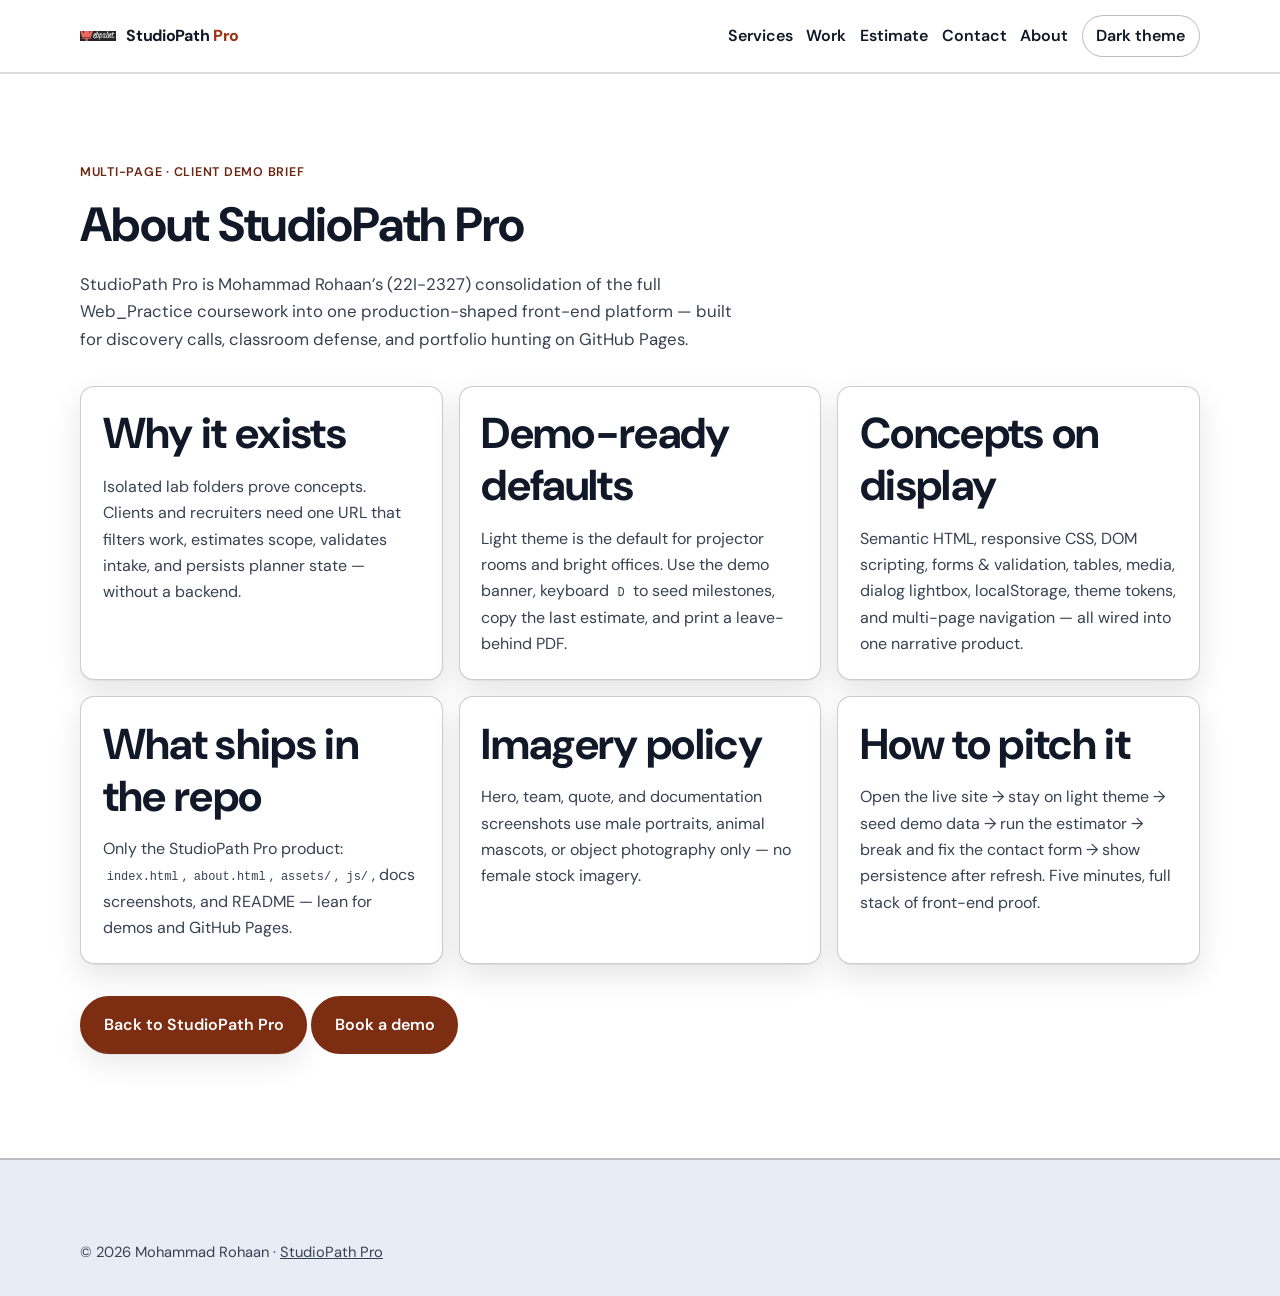
<file: about.html>
<!DOCTYPE html>
<html lang="en">
  <head>
    <meta charset="UTF-8" />
    <meta name="viewport" content="width=device-width, initial-scale=1" />
    <meta
      name="description"
      content="About StudioPath Pro — client-demo ready front-end product by Mohammad Rohaan (22I-2327)"
    />
    <title>About — StudioPath Pro</title>
    <link rel="preconnect" href="https://fonts.googleapis.com" />
    <link rel="preconnect" href="https://fonts.gstatic.com" crossorigin />
    <link
      href="https://fonts.googleapis.com/css2?family=DM+Sans:wght@400;500;700&family=Syne:wght@700;800&display=swap"
      rel="stylesheet"
    />
    <link rel="stylesheet" href="assets/css/styles.css?v=22" />
    <link rel="icon" href="assets/images/icon.png" type="image/png" />
    <script src="js/theme-init.js"></script>
  </head>
  <body>
    <a class="skip-link" href="#main">Skip to content</a>
    <header class="site-header">
      <div class="wrap header-inner">
        <a class="brand" href="index.html"
          ><img src="assets/images/logo.png" width="36" height="36" alt="" /><span
            >StudioPath <em>Pro</em></span
          ></a
        >
        <nav class="site-nav" aria-label="Primary">
          <a href="index.html#services">Services</a>
          <a href="index.html#work">Work</a>
          <a href="index.html#estimate">Estimate</a>
          <a href="index.html#contact">Contact</a>
          <a href="about.html" aria-current="page">About</a>
          <button class="theme-toggle" id="themeToggle" type="button">Dark theme</button>
        </nav>
      </div>
    </header>
    <main id="main" class="section wrap about-page">
      <p class="eyebrow">Multi-page · Client demo brief</p>
      <h1>About StudioPath Pro</h1>
      <p class="lede">
        StudioPath Pro is Mohammad Rohaan’s (22I-2327) consolidation of the full
        Web_Practice coursework into one production-shaped front-end platform —
        built for discovery calls, classroom defense, and portfolio hunting on
        GitHub Pages.
      </p>
      <div class="about-grid">
        <article class="card">
          <h2>Why it exists</h2>
          <p>
            Isolated lab folders prove concepts. Clients and recruiters need one
            URL that filters work, estimates scope, validates intake, and
            persists planner state — without a backend.
          </p>
        </article>
        <article class="card">
          <h2>Demo-ready defaults</h2>
          <p>
            Light theme is the default for projector rooms and bright offices.
            Use the demo banner, keyboard <code>D</code> to seed milestones,
            copy the last estimate, and print a leave-behind PDF.
          </p>
        </article>
        <article class="card">
          <h2>Concepts on display</h2>
          <p>
            Semantic HTML, responsive CSS, DOM scripting, forms &amp; validation,
            tables, media, dialog lightbox, localStorage, theme tokens, and
            multi-page navigation — all wired into one narrative product.
          </p>
        </article>
        <article class="card">
          <h2>What ships in the repo</h2>
          <p>
            Only the StudioPath Pro product: <code>index.html</code>,
            <code>about.html</code>, <code>assets/</code>, <code>js/</code>,
            docs screenshots, and README — lean for demos and GitHub Pages.
          </p>
        </article>
        <article class="card">
          <h2>Imagery policy</h2>
          <p>
            Hero, team, quote, and documentation screenshots use male portraits,
            animal mascots, or object photography only — no female stock imagery.
          </p>
        </article>
        <article class="card">
          <h2>How to pitch it</h2>
          <p>
            Open the live site → stay on light theme → seed demo data → run the
            estimator → break and fix the contact form → show persistence after
            refresh. Five minutes, full stack of front-end proof.
          </p>
        </article>
      </div>
      <p>
        <a class="button" href="index.html">Back to StudioPath Pro</a>
        <a class="button button-ghost" href="index.html#contact">Book a demo</a>
      </p>
    </main>
    <footer class="site-footer">
      <p class="footer-meta wrap">
        © <span id="year"></span> Mohammad Rohaan ·
        <a href="index.html">StudioPath Pro</a>
      </p>
    </footer>
    <script src="js/app.js" defer></script>
  </body>
</html>
</file>
<file: assets/css/styles.css>
:root {
  --bg: #0f1418;
  --bg-alt: #171e24;
  --surface: #1e272f;
  --text: #eef2f4;
  --muted: #9aa7b2;
  --accent: #e8491d;
  --accent-soft: #ff6a3d;
  --line: rgba(255, 255, 255, 0.1);
  --shadow: 0 18px 50px rgba(0, 0, 0, 0.35);
  --radius: 14px;
  --wrap: min(1120px, calc(100% - 2.5rem));
  --font: "DM Sans", system-ui, sans-serif;
  --display: "Syne", "DM Sans", sans-serif;
}

html[data-theme="light"] {
  --bg: #ffffff;
  --bg-alt: #f3f4f6;
  --surface: #ffffff;
  --text: #111827;
  --muted: #4b5563;
  --accent: #6b240f;
  --accent-soft: #9a3412;
  --line: rgba(17, 24, 39, 0.16);
  --shadow: 0 1px 0 rgba(0, 0, 0, 0.06), 0 12px 28px rgba(0, 0, 0, 0.08);
  /* Standard readable stack in light — Syne is wide/hard on white */
  --font: "DM Sans", system-ui, -apple-system, "Segoe UI", Roboto, sans-serif;
  --display: "DM Sans", system-ui, -apple-system, "Segoe UI", Roboto, sans-serif;
}

html[data-theme="light"] body {
  background: #ffffff;
  color: var(--text);
  font-family: var(--font);
  font-weight: 400;
  line-height: 1.65;
  letter-spacing: 0;
  -webkit-font-smoothing: auto;
  -moz-osx-font-smoothing: auto;
  text-rendering: auto;
}

*,
*::before,
*::after {
  box-sizing: border-box;
}

html {
  scroll-behavior: smooth;
  overflow-x: hidden;
  max-width: 100%;
}

body {
  margin: 0;
  font-family: var(--font);
  color: var(--text);
  background:
    radial-gradient(1200px 600px at 10% -10%, rgba(232, 73, 29, 0.18), transparent 55%),
    radial-gradient(900px 500px at 100% 0%, rgba(53, 66, 74, 0.45), transparent 50%),
    var(--bg);
  line-height: 1.55;
  text-rendering: optimizeLegibility;
  overflow-x: hidden;
  max-width: 100%;
}

img {
  max-width: 100%;
  display: block;
}

a {
  color: inherit;
}

code {
  font-size: 0.92em;
  background: var(--surface);
  padding: 0.1em 0.35em;
  border-radius: 6px;
}

.sr-only {
  position: absolute;
  width: 1px;
  height: 1px;
  padding: 0;
  margin: -1px;
  overflow: hidden;
  clip: rect(0, 0, 0, 0);
  border: 0;
}

.skip-link {
  position: absolute;
  left: 1rem;
  top: -4rem;
  z-index: 1000;
  background: var(--accent);
  color: #fff;
  padding: 0.65rem 1rem;
  border-radius: 8px;
}

.skip-link:focus {
  top: 1rem;
}

.wrap {
  width: var(--wrap);
  max-width: 100%;
  margin-inline: auto;
  box-sizing: border-box;
}

.progress {
  position: fixed;
  inset: 0 auto auto 0;
  height: 3px;
  width: 0;
  background: linear-gradient(90deg, var(--accent), var(--accent-soft));
  z-index: 80;
}

.site-header {
  position: sticky;
  top: 0;
  z-index: 40;
  backdrop-filter: blur(14px);
  background: color-mix(in srgb, var(--bg) 82%, transparent);
  border-bottom: 1px solid var(--line);
}

.header-inner {
  min-height: 72px;
  display: flex;
  align-items: center;
  justify-content: space-between;
  gap: 1rem;
}

.brand {
  display: inline-flex;
  align-items: center;
  gap: 0.65rem;
  text-decoration: none;
  font-family: var(--display);
  font-weight: 700;
  letter-spacing: -0.02em;
}

.brand img {
  width: 36px;
  height: 36px;
  object-fit: contain;
}

.site-nav {
  display: flex;
  align-items: center;
  gap: 0.85rem;
}

.site-nav a {
  text-decoration: none;
  color: var(--muted);
  font-weight: 500;
}

.site-nav a:hover,
.site-nav a:focus-visible {
  color: var(--text);
}

.theme-toggle,
.nav-toggle,
.chip,
.button,
.to-top {
  font: inherit;
  cursor: pointer;
}

.theme-toggle {
  border: 1px solid var(--line);
  background: var(--surface);
  color: var(--text);
  border-radius: 999px;
  padding: 0.45rem 0.85rem;
}

.nav-toggle {
  display: none;
  width: 44px;
  height: 44px;
  border: 1px solid var(--line);
  border-radius: 10px;
  background: var(--surface);
  padding: 10px;
}

.nav-toggle span {
  display: block;
  height: 2px;
  background: var(--text);
  margin: 5px 0;
}

.hero {
  position: relative;
  min-height: min(92vh, 860px);
  display: grid;
  align-items: end;
  overflow: hidden;
}

.hero-media {
  position: absolute;
  inset: 0;
}

.hero-media img {
  width: 100%;
  height: 100%;
  object-fit: cover;
  filter: saturate(0.85) contrast(1.05);
}

.hero-media::after {
  content: "";
  position: absolute;
  inset: 0;
  background:
    linear-gradient(180deg, rgba(15, 20, 24, 0.35), rgba(15, 20, 24, 0.92) 72%),
    linear-gradient(90deg, rgba(15, 20, 24, 0.75), transparent 55%);
}

html[data-theme="light"] .hero-media::after {
  background:
    linear-gradient(180deg, rgba(255, 255, 255, 0.08), rgba(255, 255, 255, 0.96) 80%),
    linear-gradient(90deg, rgba(5, 8, 15, 0.62), rgba(255, 255, 255, 0.18) 64%);
}

html[data-theme="light"] .hero-copy,
html[data-theme="light"] .hero-copy h1,
html[data-theme="light"] .hero-facts dd {
  color: #111827;
  text-shadow: none;
}

html[data-theme="light"] .hero-copy .lede,
html[data-theme="light"] .hero-facts dt {
  color: #374151;
  font-weight: 400;
}

html[data-theme="light"] .site-header {
  background: rgba(255, 255, 255, 0.97);
  border-bottom: 2px solid rgba(5, 8, 15, 0.14);
}

html[data-theme="light"] .brand span,
html[data-theme="light"] .site-nav a {
  color: #111827;
  font-weight: 600;
  font-family: var(--font);
}

html[data-theme="light"] .site-nav a:hover,
html[data-theme="light"] .site-nav a:focus-visible {
  color: #7c2d12;
}

html[data-theme="light"] .ticker {
  background: #ffedd5;
  color: #7c2d12;
  font-weight: 600;
  border-bottom: 2px solid rgba(124, 45, 18, 0.4);
}

html[data-theme="light"] .card,
html[data-theme="light"] .planner,
html[data-theme="light"] .contact-form,
html[data-theme="light"] .estimate-panel,
html[data-theme="light"] .person,
html[data-theme="light"] .skills-table-wrap,
html[data-theme="light"] .list-columns > div,
html[data-theme="light"] .process-step,
html[data-theme="light"] .lab-stage,
html[data-theme="light"] .trust-item,
html[data-theme="light"] .case-card {
  border: 1.5px solid rgba(5, 8, 15, 0.2);
  box-shadow: 0 1px 0 rgba(5, 8, 15, 0.06), 0 12px 30px rgba(5, 8, 15, 0.1);
  background: #ffffff;
}

html[data-theme="light"] input,
html[data-theme="light"] select,
html[data-theme="light"] textarea {
  border: 1.5px solid rgba(17, 24, 39, 0.28);
  background: #ffffff;
  color: #111827;
  font-family: var(--font);
  font-weight: 400;
  -webkit-text-fill-color: #111827;
}

html[data-theme="light"] input:focus,
html[data-theme="light"] select:focus,
html[data-theme="light"] textarea:focus {
  outline: 3px solid rgba(124, 45, 18, 0.4);
  border-color: #7c2d12;
}

html[data-theme="light"] .chip,
html[data-theme="light"] .theme-toggle,
html[data-theme="light"] .nav-toggle,
html[data-theme="light"] .button-ghost {
  border: 1.5px solid rgba(17, 24, 39, 0.28);
  color: #111827;
  background: #ffffff;
  font-family: var(--font);
  font-weight: 600;
}

html[data-theme="light"] .chip.is-active {
  background: #7c2d12;
  border-color: #7c2d12;
  color: #ffffff;
}

html[data-theme="light"] .button {
  background: #7c2d12;
  color: #ffffff;
  font-family: var(--font);
  font-weight: 600;
  border: 2px solid #7c2d12;
}

html[data-theme="light"] .button:hover,
html[data-theme="light"] .button:focus-visible {
  background: #9a3412;
  border-color: #9a3412;
}

html[data-theme="light"] .section-heading h2,
html[data-theme="light"] .card h3,
html[data-theme="light"] .case-card h3,
html[data-theme="light"] .trust-item strong {
  color: #111827;
  font-family: var(--display);
  font-weight: 700;
}

html[data-theme="light"] .section-heading > p,
html[data-theme="light"] .card p,
html[data-theme="light"] .filter-status,
html[data-theme="light"] .contact-points,
html[data-theme="light"] .faq p,
html[data-theme="light"] .list-columns ol,
html[data-theme="light"] .list-columns ul,
html[data-theme="light"] .person p:last-child,
html[data-theme="light"] .process-step p,
html[data-theme="light"] .trust-item span,
html[data-theme="light"] .case-card p {
  color: #4b5563;
  font-weight: 400;
}

html[data-theme="light"] .section-alt {
  background: #f3f4f6;
}

html[data-theme="light"] .section-band {
  background: #fff4e8;
  color: #000000;
  border-block: 2px solid rgba(107, 36, 15, 0.35);
}

html[data-theme="light"] .quote-grid > div {
  background: #ffffff;
  border-left: 3px solid #7c2d12;
}

html[data-theme="light"] .skills-table th {
  color: #111827;
  background: #f3f4f6;
  font-weight: 600;
}

html[data-theme="light"] .skills-table td,
html[data-theme="light"] .skills-table th {
  border-bottom-color: rgba(17, 24, 39, 0.12);
  color: #1f2937;
  font-weight: 400;
}

html[data-theme="light"] .form-status {
  color: #7c2d12;
  font-weight: 600;
}

html[data-theme="light"] .eyebrow {
  color: #6b240f;
  font-weight: 600;
  letter-spacing: 0.06em;
}

html[data-theme="light"] .hero-copy .eyebrow {
  color: #5c1f0c !important;
  background: rgba(255, 255, 255, 0.94);
  display: inline-block;
  padding: 0.4rem 0.75rem;
  border-radius: 10px;
  border: 2px solid rgba(92, 31, 12, 0.4);
  text-shadow: none;
  box-shadow: 0 8px 20px rgba(0, 0, 0, 0.12);
}

html[data-theme="light"] .hero-kicker {
  padding: 0.45rem 0.55rem 0.45rem 0.45rem;
  border-radius: 14px;
  background: rgba(255, 255, 255, 0.96);
  border: 2px solid rgba(0, 0, 0, 0.14);
  box-shadow: 0 10px 28px rgba(0, 0, 0, 0.12);
}

html[data-theme="light"] .hero-kicker-from {
  background: #6b240f;
  color: #ffffff;
  border: 2px solid #3f1508;
  text-shadow: none;
}

html[data-theme="light"] .hero-kicker-arrow {
  color: #6b240f;
}

html[data-theme="light"] .hero-kicker-to {
  color: #111827;
  font-weight: 600;
  padding-right: 0.35rem;
}

html[data-theme="light"] .float-cta {
  background: #6b240f;
  color: #ffffff;
  border: 2px solid #3f1508;
  font-weight: 600;
  box-shadow: 0 10px 28px rgba(107, 36, 15, 0.4);
}

html[data-theme="light"] .demo-dock {
  background: #ffffff;
  border: 2.5px solid rgba(0, 0, 0, 0.42);
  color: #000000;
  box-shadow: 0 16px 40px rgba(0, 0, 0, 0.18);
}

html[data-theme="light"] .demo-dock-copy {
  color: #4b5563;
  font-weight: 400;
}

html[data-theme="light"] .demo-dock-hide,
html[data-theme="light"] .demo-nav-btn {
  border: 1.5px solid rgba(17, 24, 39, 0.28);
  color: #111827;
  background: #ffffff;
  font-family: var(--font);
  font-weight: 600;
}

html[data-theme="light"] .demo-nav-btn.is-active,
html[data-theme="light"] .demo-nav-btn[aria-expanded="true"] {
  background: #fff7ed;
  border-color: #6b240f;
  color: #6b240f;
}

html[data-theme="light"] .demo-restore {
  background: #6b240f;
  border-color: #3f1508;
  color: #ffffff;
}

html[data-theme="light"] .site-footer {
  background: #e6edf5;
  border-top: 2px solid rgba(0, 0, 0, 0.2);
  color: #000000;
}

html[data-theme="light"] .site-footer a,
html[data-theme="light"] .footer-meta {
  color: #374151;
  font-weight: 400;
}

html[data-theme="light"] .text-link {
  color: #6b240f;
  font-weight: 600;
  text-decoration: underline;
  text-underline-offset: 0.18em;
}

html[data-theme="light"] .lede,
html[data-theme="light"] .hero-copy .lede {
  color: #374151 !important;
  font-weight: 400;
  line-height: 1.65;
}

html[data-theme="light"] h1,
html[data-theme="light"] h2,
html[data-theme="light"] h3 {
  color: #111827;
  font-family: var(--display);
  font-weight: 700;
  letter-spacing: -0.015em;
  line-height: 1.2;
}

html[data-theme="light"] .muted,
html[data-theme="light"] .filter-status,
html[data-theme="light"] .planner-counts,
html[data-theme="light"] .lab-status,
html[data-theme="light"] .contact-points li {
  color: #4b5563;
  font-weight: 400;
}

html[data-theme="light"] .to-top {
  background: #ffffff;
  color: #111827;
  border: 1.5px solid rgba(17, 24, 39, 0.28);
  font-weight: 600;
}

html[data-theme="light"] select,
html[data-theme="light"] option {
  background: #ffffff;
  color: #000000;
}

html[data-theme="light"] ::placeholder,
html[data-theme="light"] input::placeholder,
html[data-theme="light"] textarea::placeholder {
  color: #6b7280 !important;
  opacity: 1 !important;
  -webkit-text-fill-color: #6b7280 !important;
  font-weight: 400;
}

html[data-theme="light"] .section-band,
html[data-theme="light"] .section-band h1,
html[data-theme="light"] .section-band h2,
html[data-theme="light"] .section-band h3,
html[data-theme="light"] .section-band p,
html[data-theme="light"] .section-band .eyebrow,
html[data-theme="light"] .newsletter h2,
html[data-theme="light"] .newsletter p {
  color: #000000 !important;
  opacity: 1 !important;
  text-shadow: none;
}

html[data-theme="light"] .section-band input,
html[data-theme="light"] .newsletter input,
html[data-theme="light"] .email-field,
.email-field {
  background-color: #ffffff !important;
  background-image: none !important;
  background-repeat: no-repeat !important;
  background-size: auto !important;
  color: #000000 !important;
  border: 2px solid rgba(0, 0, 0, 0.42) !important;
  -webkit-text-fill-color: #000000 !important;
  box-shadow: none !important;
}

html[data-theme="light"] .section-band input::placeholder,
html[data-theme="light"] .newsletter input::placeholder,
html[data-theme="light"] .email-field::placeholder,
.email-field::placeholder {
  color: #6b7280 !important;
  opacity: 1 !important;
  -webkit-text-fill-color: #6b7280 !important;
}

/* Block common temp-mail / autofill extension wallpaper injection */
input.email-field,
input#newsEmail,
input#cContact {
  background-color: #ffffff !important;
  background-image: none !important;
}

html[data-theme="light"] .section-band .form-status {
  color: #6b240f !important;
}

html[data-theme="light"] .section-band .button {
  background: #6b240f;
  color: #ffffff;
  border-color: #6b240f;
}

/* Disabled / empty select values must stay readable */
html[data-theme="light"] select:invalid,
html[data-theme="light"] option[disabled],
html[data-theme="light"] option:disabled {
  color: #1a2b3d;
}

html[data-theme="light"] input:-webkit-autofill,
html[data-theme="light"] textarea:-webkit-autofill,
html[data-theme="light"] select:-webkit-autofill {
  -webkit-text-fill-color: #000000 !important;
  box-shadow: 0 0 0 1000px #ffffff inset !important;
  caret-color: #000000;
}

html[data-theme="light"] .estimate-result {
  background: #fff7ed;
  border-color: rgba(107, 36, 15, 0.35);
  color: #000000;
}

html[data-theme="light"] .estimate-result .est-breakdown,
html[data-theme="light"] .estimate-result .est-note,
html[data-theme="light"] .estimate-live-hint {
  color: #4b5563;
  font-weight: 400;
}

html[data-theme="light"] .estimate-panel legend,
html[data-theme="light"] .estimate-panel > label,
html[data-theme="light"] .estimate-panel .inline,
html[data-theme="light"] .contact-form label,
html[data-theme="light"] .contact-form legend,
html[data-theme="light"] .contact-form .inline,
html[data-theme="light"] .faq summary,
html[data-theme="light"] .chip,
html[data-theme="light"] .filter-bar,
html[data-theme="light"] .demo-dock-title {
  color: #111827;
  font-family: var(--font);
  font-weight: 600;
}

html[data-theme="light"] .faq p,
html[data-theme="light"] details p {
  color: #4b5563;
  font-weight: 400;
}

html[data-theme="light"] .copy-toast {
  background: #6b240f;
  color: #ffffff;
}

.hero-copy {
  position: relative;
  z-index: 1;
  padding: clamp(4rem, 10vh, 7rem) 0 3.5rem;
}

.eyebrow {
  text-transform: uppercase;
  letter-spacing: 0.14em;
  font-size: 0.78rem;
  font-weight: 700;
  color: var(--accent-soft);
  margin: 0 0 0.85rem;
}

.hero-copy .eyebrow {
  font-size: clamp(1rem, 2vw, 1.2rem);
  font-weight: 800;
  letter-spacing: 0.1em;
  line-height: 1.35;
  max-width: 36ch;
}

.hero-kicker {
  display: inline-flex;
  flex-wrap: wrap;
  align-items: center;
  gap: 0.45rem 0.55rem;
  margin: 0 0 1.1rem;
  max-width: 42rem;
  font-size: clamp(0.92rem, 1.5vw, 1.05rem);
  line-height: 1.3;
}

.hero-kicker-from {
  display: inline-flex;
  align-items: center;
  padding: 0.38rem 0.7rem;
  border-radius: 10px;
  font-family: ui-monospace, "Cascadia Code", "SF Mono", Consolas, monospace;
  font-size: 0.92em;
  font-weight: 700;
  letter-spacing: 0.02em;
  background: rgba(232, 73, 29, 0.16);
  color: var(--accent-soft);
  border: 1px solid color-mix(in srgb, var(--accent-soft) 45%, transparent);
}

.hero-kicker-arrow {
  color: var(--accent-soft);
  font-weight: 800;
  font-size: 1.15em;
  line-height: 1;
}

.hero-kicker-to {
  font-weight: 750;
  letter-spacing: 0.01em;
  color: var(--text);
}

h1,
h2,
h3 {
  font-family: var(--display);
  letter-spacing: -0.03em;
  line-height: 1.08;
  margin: 0 0 0.85rem;
}

h1 {
  font-size: clamp(2.2rem, 5.5vw, 4.2rem);
  max-width: 14ch;
}

h2 {
  font-size: clamp(1.7rem, 3.5vw, 2.7rem);
  max-width: 20ch;
}

.lede,
.section-heading > p {
  color: var(--muted);
  max-width: 56ch;
  font-size: 1.05rem;
}

.hero-actions {
  display: flex;
  flex-wrap: wrap;
  gap: 0.9rem;
  margin: 1.6rem 0 1.8rem;
}

.button {
  display: inline-flex;
  align-items: center;
  justify-content: center;
  gap: 0.35rem;
  border: 0;
  border-radius: 999px;
  background: var(--accent);
  color: #fff;
  text-decoration: none;
  padding: 0.85rem 1.35rem;
  font-weight: 700;
  box-shadow: var(--shadow);
}

.button:hover,
.button:focus-visible {
  background: var(--accent-soft);
}

.text-link {
  align-self: center;
  color: var(--text);
  font-weight: 600;
}

.hero-facts {
  display: grid;
  grid-template-columns: repeat(3, minmax(0, 1fr));
  gap: 1rem;
  margin: 0;
  max-width: 560px;
}

.hero-facts div {
  border-top: 1px solid var(--line);
  padding-top: 0.75rem;
}

.hero-facts dt {
  color: var(--muted);
  font-size: 0.8rem;
  text-transform: uppercase;
  letter-spacing: 0.08em;
}

.hero-facts dd {
  margin: 0.2rem 0 0;
  font-weight: 700;
}

.section {
  padding: clamp(3.5rem, 8vw, 5.5rem) 0;
}

.section-alt {
  background: color-mix(in srgb, var(--bg-alt) 88%, transparent);
}

.section-band {
  background: linear-gradient(135deg, #2b353c, #1a2228 55%, #3a231c);
  color: #f5f1ec;
}

/* Light theme section-band colors are defined in the max-visibility block above. */

.section-heading {
  margin-bottom: 2rem;
}

.service-grid,
.work-grid {
  display: grid;
  gap: 1.1rem;
}

.service-grid {
  grid-template-columns: repeat(3, minmax(0, 1fr));
}

.card {
  background: var(--surface);
  border: 1px solid var(--line);
  border-radius: var(--radius);
  padding: 1.35rem;
  box-shadow: var(--shadow);
}

.card img {
  width: 48px;
  height: 48px;
  margin-bottom: 0.9rem;
}

.card p {
  color: var(--muted);
  margin: 0;
}

.filter-bar {
  display: flex;
  flex-wrap: wrap;
  gap: 0.55rem;
  margin-bottom: 0.75rem;
}

.chip {
  border: 1px solid var(--line);
  background: var(--surface);
  color: var(--text);
  border-radius: 999px;
  padding: 0.45rem 0.95rem;
}

.chip.is-active {
  background: var(--accent);
  border-color: var(--accent);
  color: #fff;
}

.filter-status {
  color: var(--muted);
  margin: 0 0 1.25rem;
}

.work-grid {
  grid-template-columns: repeat(3, minmax(0, 1fr));
}

.work-card {
  margin: 0;
  background: var(--surface);
  border-radius: var(--radius);
  overflow: hidden;
  border: 1px solid var(--line);
  transition: transform 0.25s ease, opacity 0.25s ease;
}

.work-card.is-hidden {
  display: none;
}

.work-card img {
  width: 100%;
  height: 100%;
  object-fit: cover;
  object-position: center;
  display: block;
}

.work-card figcaption {
  display: grid;
  gap: 0.15rem;
  padding: 0.9rem 1rem 1.1rem;
}

.work-card span {
  color: var(--accent-soft);
  font-size: 0.8rem;
  font-weight: 700;
}

.work-card em {
  color: var(--muted);
  font-style: normal;
  font-size: 0.9rem;
}

.skills-table-wrap {
  overflow-x: auto;
  -webkit-overflow-scrolling: touch;
  max-width: 100%;
  border: 1px solid var(--line);
  border-radius: var(--radius);
  background: var(--surface);
  box-shadow: var(--shadow);
}

.skills-table {
  width: 100%;
  border-collapse: collapse;
  min-width: 640px;
}

.skills-table th,
.skills-table td {
  text-align: left;
  padding: 0.95rem 1.1rem;
  border-bottom: 1px solid var(--line);
  vertical-align: top;
}

.skills-table th {
  font-size: 0.8rem;
  text-transform: uppercase;
  letter-spacing: 0.08em;
  color: var(--muted);
}

.newsletter {
  display: grid;
  grid-template-columns: 1.2fr 1fr;
  gap: 1.5rem;
  align-items: end;
}

.newsletter p,
.newsletter h2 {
  color: #f7f3ee;
}

.newsletter p {
  opacity: 0.92;
}

html[data-theme="light"] .newsletter p,
html[data-theme="light"] .newsletter h2,
html[data-theme="light"] .newsletter-label {
  color: #111827 !important;
  opacity: 1;
  font-family: var(--font);
}

html[data-theme="light"] .newsletter p {
  color: #4b5563 !important;
  font-weight: 400;
}

html[data-theme="light"] .newsletter-row .button {
  background: #6b240f;
  color: #ffffff;
  border: 2px solid #3f1508;
}

#newsletterForm,
.newsletter-form {
  display: grid;
  gap: 0.55rem;
  width: 100%;
}
.newsletter-label {
  font-weight: 800;
  color: inherit;
}
.newsletter-row {
  display: grid;
  grid-template-columns: 1fr auto;
  gap: 0.65rem;
  align-items: stretch;
}
.newsletter-row .button {
  white-space: nowrap;
}
@media (max-width: 560px) {
  .newsletter-row {
    grid-template-columns: 1fr;
  }
}

input,
select,
textarea,
button {
  font: inherit;
}

input,
select,
textarea {
  width: 100%;
  border: 1px solid var(--line);
  background: var(--surface);
  color: var(--text);
  border-radius: 12px;
  padding: 0.8rem 0.95rem;
}

input[type="checkbox"],
input[type="radio"] {
  width: 1.15rem;
  height: 1.15rem;
  min-width: 1.15rem;
  padding: 0;
  border-radius: 4px;
  accent-color: var(--accent);
  flex-shrink: 0;
}

input[type="radio"] {
  border-radius: 50%;
}

.inline {
  display: flex !important;
  align-items: center;
  gap: 0.55rem;
  font-weight: 600;
  width: 100%;
}

label.inline {
  display: flex;
}

::placeholder {
  color: var(--muted);
  opacity: 0.85;
}

.section-band input {
  background: rgba(255, 255, 255, 0.08);
  color: #fff;
  border-color: rgba(255, 255, 255, 0.2);
}

.section-band input::placeholder {
  color: rgba(255, 255, 255, 0.55);
}

.form-status {
  min-height: 1.25rem;
  margin: 0;
  color: var(--accent-soft);
  font-weight: 600;
}

.section-band .form-status {
  color: #ffc9b5;
}

.planner {
  display: grid;
  gap: 1rem;
  background: var(--surface);
  border: 1px solid var(--line);
  border-radius: calc(var(--radius) + 4px);
  padding: 1.25rem;
  box-shadow: var(--shadow);
  max-width: 100%;
  min-width: 0;
  overflow: hidden;
  box-sizing: border-box;
}

.planner-form,
.planner-toolbar {
  display: grid;
  grid-template-columns: 2fr 1fr auto;
  gap: 0.75rem;
  align-items: end;
  min-width: 0;
  max-width: 100%;
}

.planner label {
  display: grid;
  gap: 0.35rem;
  font-weight: 600;
  font-size: 0.92rem;
}

.planner-counts {
  margin: 0;
  align-self: end;
  color: var(--muted);
}

.task-list {
  list-style: none;
  margin: 0;
  padding: 0;
  display: grid;
  gap: 0.65rem;
}

.task-list li {
  display: flex;
  flex-wrap: wrap;
  align-items: center;
  justify-content: space-between;
  gap: 0.65rem 0.75rem;
  padding: 0.85rem 1rem;
  border-radius: 12px;
  border: 1px solid var(--line);
  background: color-mix(in srgb, var(--bg) 55%, var(--surface));
  min-width: 0;
  max-width: 100%;
  box-sizing: border-box;
  overflow: hidden;
}

.task-list li.is-done .task-title {
  text-decoration: line-through;
  color: var(--muted);
}

.task-main {
  display: flex;
  align-items: center;
  gap: 0.75rem;
  flex: 1 1 12rem;
  min-width: 0;
}

.task-title {
  min-width: 0;
  overflow-wrap: anywhere;
  word-break: break-word;
}

.badge {
  font-size: 0.75rem;
  font-weight: 700;
  text-transform: uppercase;
  letter-spacing: 0.06em;
  border-radius: 999px;
  padding: 0.2rem 0.55rem;
}

.badge.high {
  background: rgba(232, 73, 29, 0.18);
  color: var(--accent-soft);
}

.badge.low {
  background: rgba(154, 167, 178, 0.2);
  color: var(--muted);
}

.task-actions {
  display: flex;
  flex-wrap: wrap;
  gap: 0.4rem;
  flex: 0 0 auto;
  max-width: 100%;
}

.task-actions button {
  border: 1px solid var(--line);
  background: transparent;
  color: var(--text);
  border-radius: 8px;
  padding: 0.35rem 0.65rem;
  white-space: nowrap;
}

.contact-grid {
  display: grid;
  grid-template-columns: 1fr 1.05fr;
  gap: 2rem;
  align-items: start;
  min-width: 0;
  max-width: 100%;
}

.contact-points {
  color: var(--muted);
  padding-left: 1.1rem;
}

.contact-form {
  display: grid;
  gap: 0.85rem;
  background: var(--surface);
  border: 1px solid var(--line);
  border-radius: calc(var(--radius) + 4px);
  padding: 1.25rem;
  box-shadow: var(--shadow);
  min-width: 0;
  max-width: 100%;
  width: 100%;
  box-sizing: border-box;
  overflow: hidden;
}

.contact-form label,
.contact-form fieldset {
  display: grid;
  gap: 0.35rem;
  font-weight: 600;
  min-width: 0;
  max-width: 100%;
}

.contact-form fieldset {
  border: 1px solid var(--line);
  border-radius: 12px;
  margin: 0;
  padding: 0.75rem 0.9rem;
  /* Browsers default fieldset to min-width: min-content — overflows phones */
  min-width: 0;
  width: 100%;
  box-sizing: border-box;
}

.contact-form input,
.contact-form select,
.contact-form textarea,
.contact-form .button {
  width: 100%;
  max-width: 100%;
  min-width: 0;
  box-sizing: border-box;
}

.contact-form .inline {
  display: flex;
  flex-wrap: wrap;
  align-items: center;
  gap: 0.5rem;
  font-weight: 500;
  width: 100%;
  max-width: 100%;
  min-width: 0;
  box-sizing: border-box;
}

.contact-form .inline input {
  width: auto;
  max-width: none;
  flex-shrink: 0;
}

.faq details {
  border-top: 1px solid var(--line);
  padding: 0.9rem 0;
}

.faq summary {
  cursor: pointer;
  font-weight: 700;
  font-family: var(--display);
}

.faq p {
  color: var(--muted);
}

.site-footer {
  border-top: 1px solid var(--line);
  padding: 3rem 0 2rem;
  background: var(--bg-alt);
}

.footer-grid {
  display: grid;
  grid-template-columns: 1.4fr 1fr 1fr;
  gap: 1.5rem;
}

.footer-grid h3 {
  font-size: 1rem;
  margin-bottom: 0.6rem;
}

.footer-grid a {
  display: block;
  color: var(--muted);
  text-decoration: none;
  margin: 0.35rem 0;
}

.footer-grid a:hover {
  color: var(--text);
}

.footer-meta {
  color: var(--muted);
  margin: 2rem auto 0;
  font-size: 0.92rem;
}

.footer-top-btn {
  display: inline;
  border: 0;
  background: none;
  padding: 0;
  margin: 0;
  color: inherit;
  font: inherit;
  font-weight: inherit;
  text-align: left;
  cursor: pointer;
  text-decoration: underline;
  text-underline-offset: 0.15em;
}
.footer-top-btn:hover {
  color: var(--text);
}

.to-top {
  position: fixed;
  right: 1rem;
  bottom: 1rem;
  min-width: 46px;
  height: 46px;
  padding: 0 0.9rem;
  border-radius: 999px;
  border: 2px solid var(--line);
  background: var(--surface);
  color: var(--text);
  box-shadow: var(--shadow);
  z-index: 30;
  font-weight: 800;
  line-height: 1;
  display: inline-flex;
  align-items: center;
  justify-content: center;
  gap: 0.35rem;
  white-space: nowrap;
}

.to-top[hidden] {
  display: none !important;
}

@media (max-width: 960px) {
  .service-grid,
  .work-grid,
  .newsletter,
  .contact-grid,
  .footer-grid {
    grid-template-columns: 1fr 1fr;
  }

  .hero-facts {
    grid-template-columns: 1fr 1fr;
  }

  .planner-form,
  .planner-toolbar {
    grid-template-columns: 1fr 1fr;
  }

  .planner-form .button,
  .planner-counts {
    grid-column: 1 / -1;
  }
}

@media (max-width: 760px) {
  :root {
    --wrap: min(1120px, calc(100% - 1.5rem));
  }

  .nav-toggle {
    display: inline-block;
  }

  .site-nav {
    position: absolute;
    inset: 72px 0 auto 0;
    display: none;
    flex-direction: column;
    align-items: stretch;
    padding: 1rem 1.25rem 1.25rem;
    background: var(--bg);
    border-bottom: 1px solid var(--line);
    max-height: calc(100vh - 72px);
    overflow-y: auto;
  }

  .site-nav.is-open {
    display: flex;
  }

  .brand span {
    font-size: 0.95rem;
  }

  .service-grid,
  .work-grid,
  .newsletter,
  .contact-grid,
  .footer-grid,
  .hero-facts,
  .quote-grid,
  .cases-grid,
  .trust-strip {
    grid-template-columns: 1fr;
  }

  .planner-form,
  .planner-toolbar {
    grid-template-columns: 1fr;
  }

  .planner {
    padding: 1rem;
  }

  h1,
  h2 {
    max-width: none;
  }

  .hero-copy {
    padding: 3.25rem 0 2.5rem;
  }

  .hero-kicker {
    width: 100%;
    max-width: 100%;
    box-sizing: border-box;
  }

  .hero-actions {
    flex-direction: column;
    align-items: stretch;
    gap: 0.65rem;
  }

  .hero-actions .button,
  .hero-actions .button-ghost,
  .hero-actions .text-link {
    width: 100%;
    text-align: center;
    justify-content: center;
    box-sizing: border-box;
  }

  .filter-bar {
    gap: 0.45rem;
  }

  .chip {
    font-size: 0.88rem;
    padding: 0.4rem 0.8rem;
  }

  .section {
    padding: 2.75rem 0;
  }
}

@media (max-width: 420px) {
  :root {
    --wrap: min(1120px, calc(100% - 1.1rem));
  }

  .hero-kicker-from,
  .hero-kicker-to {
    font-size: 0.88rem;
  }
}

@media (prefers-reduced-motion: reduce) {
  html {
    scroll-behavior: auto;
  }

  .work-card,
  .button {
    transition: none;
  }
}

/* —— StudioPath Pro expansions —— */
.brand em { font-style: normal; color: var(--accent-soft); font-weight: 800; }

.ticker {
  overflow: hidden;
  border-bottom: 1px solid var(--line);
  background: color-mix(in srgb, var(--bg-alt) 90%, var(--accent) 10%);
  font-size: 0.82rem;
  font-weight: 600;
  letter-spacing: 0.04em;
  text-transform: uppercase;
  color: var(--muted);
}
.ticker-track {
  display: flex;
  width: max-content;
  gap: 3rem;
  padding: 0.55rem 0;
  animation: ticker 32s linear infinite;
}
.ticker-track span { white-space: nowrap; padding-inline: 1rem; }
@keyframes ticker {
  from { transform: translateX(0); }
  to { transform: translateX(-50%); }
}

.button-ghost {
  background: transparent;
  color: var(--text);
  border: 1px solid var(--line);
  box-shadow: none;
}
.button-ghost:hover { border-color: var(--accent); color: var(--accent-soft); background: transparent; }

.service-grid-6 { grid-template-columns: repeat(3, minmax(0, 1fr)); }
.work-grid-4 {
  grid-template-columns: repeat(auto-fill, minmax(240px, 1fr));
}
.card-icon {
  display: inline-flex;
  width: 2.4rem; height: 2.4rem;
  align-items: center; justify-content: center;
  border-radius: 999px;
  background: rgba(232,73,29,0.15);
  color: var(--accent-soft);
  font-weight: 800;
  font-size: 0.8rem;
  margin-bottom: 0.75rem;
}
.hover-lift { transition: transform 0.25s ease, border-color 0.25s ease; }
.hover-lift:hover { transform: translateY(-4px); border-color: color-mix(in srgb, var(--accent) 45%, var(--line)); }

.process-rail {
  list-style: none;
  margin: 0;
  padding: 0;
  display: grid;
  grid-template-columns: repeat(4, minmax(0, 1fr));
  gap: 1rem;
}
.process-step {
  position: relative;
  background: var(--surface);
  border: 1px solid var(--line);
  border-radius: var(--radius);
  padding: 1.25rem 1.1rem 1.1rem;
  box-shadow: var(--shadow);
}
.process-step::before { content: none; }
.process-num {
  display: inline-flex;
  align-items: center;
  justify-content: center;
  min-width: 2.85rem;
  height: 2.85rem;
  margin-bottom: 0.85rem;
  padding: 0 0.55rem;
  border-radius: 999px;
  background: var(--accent);
  color: #ffffff !important;
  font-family: var(--font);
  font-size: 1.05rem;
  font-weight: 700;
  font-variant-numeric: tabular-nums;
  letter-spacing: 0.06em;
  line-height: 1;
  text-shadow: 0 1px 0 rgba(0, 0, 0, 0.35);
  box-shadow: 0 8px 18px rgba(232, 73, 29, 0.32);
  animation: pulseSoft 2.8s ease-in-out infinite;
}
.process-step strong {
  display: block;
  color: var(--text);
  font-size: 1.12rem;
  font-weight: 800;
  letter-spacing: -0.01em;
}
.process-step p { color: var(--muted); margin: 0.4rem 0 0; font-weight: 600; }

html[data-theme="light"] .process-num {
  background: #6b240f;
  color: #ffffff !important;
  border: 2.5px solid #3f1508;
  text-shadow: none;
  box-shadow: 0 2px 0 rgba(0, 0, 0, 0.12), 0 10px 22px rgba(107, 36, 15, 0.28);
}
html[data-theme="dark"] .process-num {
  background: #ff5a2a;
  color: #ffffff !important;
  border: 2px solid rgba(255, 255, 255, 0.22);
}
@keyframes pulseSoft {
  0%, 100% { opacity: 0.65; transform: scale(1); }
  50% { opacity: 1; transform: scale(1.04); }
}

.work-preview {
  position: relative;
  display: block;
  overflow: hidden;
  aspect-ratio: 16 / 10;
  background: var(--bg-alt);
}
.work-preview::after {
  content: "View";
  position: absolute;
  inset: auto 0.75rem 0.75rem auto;
  background: rgba(15,20,24,0.82);
  color: #fff;
  font-size: 0.78rem;
  font-weight: 700;
  padding: 0.35rem 0.65rem;
  border-radius: 999px;
  opacity: 0;
  transform: translateY(6px);
  transition: opacity 0.2s ease, transform 0.2s ease;
}
.work-preview:hover::after,
.work-preview:focus-visible::after {
  opacity: 1;
  transform: translateY(0);
}
.work-preview img { transition: transform 0.35s ease; }
.work-preview:hover img { transform: scale(1.04); }

.media-grid { display: grid; gap: 1.25rem; }
.media-frame {
  position: relative;
  border-radius: var(--radius);
  overflow: hidden;
  border: 1px solid var(--line);
  box-shadow: var(--shadow);
  background: #000;
  aspect-ratio: 16 / 9;
}
.media-frame iframe { position: absolute; inset: 0; width: 100%; height: 100%; border: 0; }

.pricing-table td, .pricing-table th { white-space: nowrap; }
@media (max-width: 760px) {
  .pricing-table td,
  .pricing-table th {
    white-space: normal;
  }
}

.estimate-grid {
  display: grid;
  grid-template-columns: 1.1fr 1fr;
  gap: 1.5rem;
  align-items: start;
}
.estimate-panel {
  display: grid;
  gap: 0.85rem;
  background: var(--surface);
  border: 1px solid var(--line);
  border-radius: calc(var(--radius) + 4px);
  padding: 1.25rem;
  box-shadow: var(--shadow);
}
.estimate-panel > label {
  display: grid;
  gap: 0.35rem;
  font-weight: 700;
}
.estimate-panel fieldset {
  border: 1.5px solid var(--line);
  border-radius: 12px;
  margin: 0;
  padding: 0.75rem 0.9rem;
  display: grid;
  gap: 0.55rem;
}
.estimate-panel legend {
  font-weight: 800;
  padding: 0 0.35rem;
}
.estimate-panel .inline {
  display: flex;
  align-items: center;
  gap: 0.55rem;
  font-weight: 600;
}
.estimate-result {
  padding: 0.9rem 1rem;
  border-radius: 12px;
  background: color-mix(in srgb, var(--accent) 12%, var(--bg));
  border: 1.5px solid var(--line);
  font-weight: 600;
  color: var(--text);
}
.estimate-result.is-flash {
  animation: estFlash 0.7s ease;
}
@keyframes estFlash {
  0% { box-shadow: 0 0 0 0 rgba(107, 36, 15, 0.45); }
  40% { box-shadow: 0 0 0 6px rgba(107, 36, 15, 0.2); }
  100% { box-shadow: none; }
}
.estimate-result .est-total {
  font-size: 1.15rem;
  margin-bottom: 0.55rem;
}
.estimate-result .est-breakdown {
  margin: 0;
  padding-left: 1.1rem;
  color: var(--muted);
  font-weight: 600;
  font-size: 0.92rem;
}
.estimate-result .est-breakdown li { margin: 0.2rem 0; }
.estimate-result .est-note {
  margin: 0.65rem 0 0;
  font-size: 0.88rem;
  color: var(--muted);
}
.estimate-live-hint {
  margin: 0;
  font-size: 0.88rem;
  color: var(--muted);
  font-weight: 600;
}
.copy-toast {
  position: fixed;
  left: 50%;
  bottom: 5.5rem;
  transform: translateX(-50%) translateY(8px);
  z-index: 60;
  background: var(--accent);
  color: #fff;
  font-weight: 800;
  padding: 0.7rem 1.15rem;
  border-radius: 999px;
  box-shadow: var(--shadow);
  opacity: 0;
  pointer-events: none;
  transition: opacity 0.2s ease, transform 0.2s ease;
  white-space: nowrap;
}
.copy-toast.is-on {
  opacity: 1;
  transform: translateX(-50%) translateY(0);
}

.team-grid {
  display: grid;
  grid-template-columns: repeat(4, minmax(0, 1fr));
  gap: 1rem;
}
.person {
  background: var(--surface);
  border: 1px solid var(--line);
  border-radius: var(--radius);
  overflow: hidden;
  box-shadow: var(--shadow);
}
.person img { width: 100%; aspect-ratio: 1; object-fit: cover; }
.person h3, .person .role, .person p { margin: 0; padding: 0 1rem; }
.person h3 { padding-top: 0.9rem; }
.person .role { color: var(--accent-soft); font-weight: 700; font-size: 0.9rem; padding-top: 0.2rem; }
.person p:last-child { color: var(--muted); padding: 0.55rem 1rem 1.1rem; }

.quote-section { padding: 0; }
.quote-grid {
  display: grid;
  grid-template-columns: 1.15fr 1fr;
  min-height: 360px;
}
.quote-grid img { width: 100%; height: 100%; object-fit: cover; min-height: 320px; }
.quote-grid > div {
  background: var(--surface);
  border-left: 1px solid var(--line);
  padding: clamp(1.5rem, 4vw, 2.75rem);
  display: grid;
  align-content: center;
}
.quote-grid blockquote {
  margin: 0 0 1rem;
  font-family: var(--display);
  font-size: clamp(1.35rem, 2.5vw, 1.9rem);
  line-height: 1.25;
}

.list-columns {
  display: grid;
  grid-template-columns: repeat(3, minmax(0, 1fr));
  gap: 1rem;
}
.list-columns > div {
  background: var(--surface);
  border: 1px solid var(--line);
  border-radius: var(--radius);
  padding: 1.1rem 1.2rem;
}
.list-columns h3 { margin-top: 0; }
.list-columns ol, .list-columns ul { color: var(--muted); padding-left: 1.15rem; }

.lab-panel {
  display: grid;
  grid-template-columns: 1.2fr 1fr;
  gap: 1rem;
}
.lab-stage {
  min-height: 180px;
  border-radius: var(--radius);
  border: 1px dashed var(--line);
  background: var(--surface);
  display: grid;
  place-items: center;
  padding: 1.5rem;
  transition: background 0.25s ease, transform 0.25s ease, border-color 0.25s ease;
}
.lab-stage.is-accent {
  background: color-mix(in srgb, var(--accent) 22%, var(--surface));
  border-color: var(--accent);
}
.lab-stage.is-pulse { animation: pulseSoft 0.7s ease; }
.lab-controls { display: flex; flex-wrap: wrap; gap: 0.55rem; align-content: start; }

.lightbox {
  border: 0;
  padding: 0;
  max-width: min(920px, 92vw);
  background: transparent;
}
.lightbox::backdrop { background: rgba(8, 10, 12, 0.78); }
.lightbox img {
  width: min(100%, 920px);
  max-height: min(70vh, 560px);
  object-fit: contain;
  object-position: center;
  border-radius: 12px;
  background: #11161b;
  display: block;
  margin-inline: auto;
}
.lightbox-close {
  position: absolute;
  right: 0.5rem;
  top: 0.5rem;
  z-index: 2;
  border: 0;
  border-radius: 999px;
  background: var(--accent);
  color: #fff;
  font: inherit;
  font-weight: 700;
  padding: 0.45rem 0.8rem;
  cursor: pointer;
}
#lightboxCaption {
  margin: 0.65rem 0 0;
  color: #fff;
  text-align: center;
  font-weight: 600;
}

.about-page h1 { font-size: clamp(2rem, 4vw, 3rem); max-width: 16ch; }
.about-grid {
  display: grid;
  grid-template-columns: repeat(3, minmax(0, 1fr));
  gap: 1rem;
  margin: 2rem 0;
}

@media (max-width: 1100px) {
  .work-grid-4 { grid-template-columns: repeat(3, minmax(0, 1fr)); }
}
@media (max-width: 960px) {
  .service-grid-6,
  .process-rail,
  .team-grid,
  .list-columns,
  .estimate-grid,
  .quote-grid,
  .lab-panel,
  .about-grid { grid-template-columns: 1fr 1fr; }
  .work-grid-4 { grid-template-columns: 1fr 1fr; }
}
@media (max-width: 760px) {
  .service-grid-6,
  .process-rail,
  .team-grid,
  .list-columns,
  .estimate-grid,
  .quote-grid,
  .lab-panel,
  .about-grid,
  .work-grid-4 { grid-template-columns: 1fr; }
  .ticker-track { animation-duration: 22s; }
}
@media (prefers-reduced-motion: reduce) {
  .ticker-track, .process-step::before, .lab-stage.is-pulse { animation: none; }
}

/* Client demo toolkit — bottom-left dock (not a top bar) */
.demo-nav-btn {
  border: 2px solid var(--line);
  background: var(--surface);
  color: var(--text);
  border-radius: 999px;
  padding: 0.45rem 0.9rem;
  font: inherit;
  font-weight: 750;
  cursor: pointer;
}
.demo-nav-btn.is-active,
.demo-nav-btn[aria-expanded="true"] {
  border-color: var(--accent);
  color: var(--accent);
}

body.has-demo-dock {
  padding-bottom: 12rem;
}
.demo-dock {
  position: fixed;
  left: 1rem;
  bottom: 1rem;
  z-index: 32;
  width: min(380px, calc(100vw - 2rem));
  max-height: min(42vh, 320px);
  overflow: auto;
  background: var(--surface);
  color: var(--text);
  border: 2px solid var(--line);
  border-radius: 16px;
  box-shadow: var(--shadow);
  padding: 1rem 1.05rem 1.1rem;
}
.demo-dock.is-hidden { display: none; }
.demo-dock:focus { outline: 3px solid rgba(124, 45, 18, 0.35); outline-offset: 2px; }
.demo-dock-head {
  display: flex;
  align-items: flex-start;
  justify-content: space-between;
  gap: 0.75rem;
  margin-bottom: 0.45rem;
}
.demo-dock-eyebrow {
  margin: 0;
  font-size: 0.72rem;
  letter-spacing: 0.08em;
  text-transform: uppercase;
  font-weight: 800;
  color: var(--accent);
}
.demo-dock-title {
  margin: 0.15rem 0 0;
  font-family: var(--display);
  font-size: 1.15rem;
  line-height: 1.2;
}
.demo-dock-hide {
  border: 2px solid var(--line);
  background: transparent;
  color: var(--text);
  border-radius: 999px;
  padding: 0.35rem 0.75rem;
  font: inherit;
  font-weight: 750;
  cursor: pointer;
  flex-shrink: 0;
}
.demo-dock-copy {
  margin: 0 0 0.85rem;
  font-size: 0.9rem;
  color: var(--muted);
  line-height: 1.45;
}
.demo-dock kbd {
  display: inline-block;
  padding: 0.05rem 0.4rem;
  border-radius: 6px;
  border: 1.5px solid currentColor;
  font-family: var(--font);
  font-weight: 800;
}
.demo-actions { display: flex; flex-wrap: wrap; gap: 0.45rem; }
.chip-link { text-decoration: none; display: inline-flex; align-items: center; }
.chip-accent {
  background: var(--accent) !important;
  border-color: var(--accent) !important;
  color: #fff !important;
}

.demo-restore {
  position: fixed;
  left: 1rem;
  bottom: 1rem;
  z-index: 32;
  border: 2px solid var(--accent);
  background: var(--accent);
  color: #fff;
  border-radius: 999px;
  padding: 0.75rem 1.1rem;
  font: inherit;
  font-weight: 800;
  cursor: pointer;
  box-shadow: var(--shadow);
}
.demo-restore.is-hidden,
.demo-restore[hidden] { display: none !important; }
.demo-restore:hover { background: var(--accent-soft); border-color: var(--accent-soft); }

.trust-strip {
  display: grid;
  grid-template-columns: repeat(6, minmax(0, 1fr));
  gap: 0.75rem;
}
.trust-item {
  background: var(--surface);
  border: 1px solid var(--line);
  border-radius: var(--radius);
  padding: 1rem;
  box-shadow: var(--shadow);
}
.trust-item strong {
  display: block;
  color: var(--accent-soft);
  font-family: var(--display);
  font-size: 1.2rem;
  margin-bottom: 0.35rem;
}
.trust-item span { color: var(--muted); font-weight: 600; font-size: 0.92rem; }

.cases-grid {
  display: grid;
  grid-template-columns: repeat(3, minmax(0, 1fr));
  gap: 1rem;
}
.case-card {
  background: var(--surface);
  border: 1px solid var(--line);
  border-radius: var(--radius);
  padding: 1.25rem;
  box-shadow: var(--shadow);
}
.case-card h3 { margin-top: 0.2rem; }
.case-card p { color: var(--muted); }

.estimate-actions { display: flex; flex-wrap: wrap; gap: 0.65rem; }

.float-cta {
  position: fixed;
  right: 1rem;
  bottom: 4.4rem;
  z-index: 28;
  background: var(--accent);
  color: #fff;
  text-decoration: none;
  font-weight: 800;
  border-radius: 999px;
  padding: 0.8rem 1.15rem;
  box-shadow: var(--shadow);
}
.float-cta:hover { background: var(--accent-soft); }

@media (max-width: 960px) {
  .trust-strip { grid-template-columns: repeat(3, minmax(0, 1fr)); }
  .cases-grid { grid-template-columns: 1fr 1fr; }
  .contact-grid { grid-template-columns: 1fr; }
}

/* Final mobile pass — must stay after all component rules so it wins cascade */
@media (max-width: 760px) {
  :root {
    --wrap: min(1120px, calc(100% - 1rem));
  }

  .site-header {
    top: 0;
    overflow-x: clip;
  }

  .header-inner {
    max-width: 100%;
    gap: 0.65rem;
  }

  .hero {
    min-height: auto;
  }

  .hero-copy {
    padding: 2.75rem 0 3.25rem;
  }

  .trust-strip,
  .cases-grid,
  .service-grid,
  .service-grid-6,
  .process-rail,
  .team-grid,
  .list-columns,
  .estimate-grid,
  .quote-grid,
  .lab-panel,
  .about-grid,
  .work-grid-4,
  .work-grid,
  .newsletter,
  .contact-grid,
  .footer-grid,
  .hero-facts {
    grid-template-columns: 1fr;
  }

  .float-cta {
    display: none !important;
  }

  /* Restore lives in the nav on phones — floating chip was covering CTAs */
  .demo-restore {
    display: none !important;
  }

  .to-top {
    right: 0.85rem;
    bottom: 0.85rem;
    min-width: 42px;
    height: 42px;
    padding: 0 0.65rem;
    font-size: 0.82rem;
  }

  .to-top[hidden] {
    display: none !important;
  }

  body {
    padding-bottom: 4.25rem;
  }

  h1 {
    font-size: clamp(1.85rem, 8vw, 2.45rem);
  }

  h2 {
    font-size: clamp(1.45rem, 6.5vw, 1.9rem);
  }

  .card,
  .trust-item,
  .case-card,
  .process-step,
  .work-card,
  .estimate-panel,
  .planner,
  .contact-form {
    width: 100%;
    max-width: 100%;
    box-sizing: border-box;
  }

  .planner {
    padding: 1rem;
    overflow: hidden;
  }

  .contact-form {
    padding: 1rem;
    overflow: hidden;
  }

  .contact-form input,
  .contact-form select,
  .contact-form textarea,
  .contact-form .button {
    width: 100%;
    max-width: 100%;
    min-width: 0;
  }

  .contact-form fieldset {
    min-width: 0;
    width: 100%;
  }

  .contact-form .button {
    justify-content: center;
    text-align: center;
  }

  .planner-form {
    grid-template-columns: 1fr;
  }

  .planner-toolbar {
    grid-template-columns: 1fr 1fr;
  }

  .planner-toolbar label,
  .planner-form .button,
  .planner-counts {
    grid-column: 1 / -1;
  }

  .planner-toolbar .chip {
    width: 100%;
    text-align: center;
    box-sizing: border-box;
  }

  .task-list {
    min-width: 0;
    max-width: 100%;
  }

  .task-list li {
    flex-direction: column;
    align-items: stretch;
  }

  .task-main {
    width: 100%;
    flex: 1 1 auto;
  }

  .task-actions {
    width: 100%;
    display: grid;
    grid-template-columns: 1fr 1fr;
  }

  .task-actions button {
    width: 100%;
    min-height: 40px;
    box-sizing: border-box;
  }

  body.has-demo-dock {
    padding-bottom: 12rem;
  }

  .demo-dock {
    left: 0.65rem;
    right: 0.65rem;
    bottom: 0.65rem;
    width: auto;
    max-width: calc(100vw - 1.3rem);
    max-height: 36vh;
    box-sizing: border-box;
  }

  .ticker {
    overflow: hidden;
    max-width: 100%;
  }

  .skills-table-wrap {
    width: 100%;
    max-width: 100%;
    overflow-x: auto;
    -webkit-overflow-scrolling: touch;
  }

  /* Schedule stays swipeable; pricing fits the phone width */
  .skills-table:not(.pricing-table) {
    min-width: 520px;
    width: max-content;
    table-layout: auto;
  }

  .pricing-table {
    min-width: 0;
    width: 100%;
    table-layout: fixed;
  }

  .skills-table th,
  .skills-table td,
  .pricing-table th,
  .pricing-table td {
    white-space: normal;
    word-break: break-word;
    overflow-wrap: anywhere;
    font-size: 0.78rem;
    padding: 0.65rem 0.4rem;
    vertical-align: top;
  }

  .copy-toast {
    left: 50%;
    right: auto;
    bottom: 5.25rem;
    max-width: calc(100vw - 2rem);
    white-space: normal;
    text-align: center;
  }
}

@media (max-width: 420px) {
  :root {
    --wrap: min(1120px, calc(100% - 0.75rem));
  }

  .pricing-table th,
  .pricing-table td,
  .skills-table th,
  .skills-table td {
    font-size: 0.72rem;
    padding: 0.55rem 0.3rem;
  }
}

/* Light theme final readability pass — normal weights, standard font everywhere */
html[data-theme="light"] body,
html[data-theme="light"] p,
html[data-theme="light"] li,
html[data-theme="light"] dd,
html[data-theme="light"] dt,
html[data-theme="light"] label,
html[data-theme="light"] td,
html[data-theme="light"] th,
html[data-theme="light"] summary,
html[data-theme="light"] button,
html[data-theme="light"] input,
html[data-theme="light"] select,
html[data-theme="light"] textarea,
html[data-theme="light"] a {
  font-family: var(--font);
}

html[data-theme="light"] h1,
html[data-theme="light"] h2,
html[data-theme="light"] h3,
html[data-theme="light"] h4,
html[data-theme="light"] .brand span,
html[data-theme="light"] .demo-dock-title,
html[data-theme="light"] .trust-item strong,
html[data-theme="light"] .process-step strong {
  font-family: var(--display);
  font-weight: 700;
  color: #111827;
}

html[data-theme="light"] p,
html[data-theme="light"] li,
html[data-theme="light"] .lede,
html[data-theme="light"] .muted,
html[data-theme="light"] .process-step p,
html[data-theme="light"] .card p,
html[data-theme="light"] .case-card p,
html[data-theme="light"] .person p:last-child,
html[data-theme="light"] .list-columns ol,
html[data-theme="light"] .list-columns ul,
html[data-theme="light"] .planner-counts,
html[data-theme="light"] .lab-status,
html[data-theme="light"] .filter-status,
html[data-theme="light"] .contact-points,
html[data-theme="light"] .footer-meta,
html[data-theme="light"] .site-footer p,
html[data-theme="light"] .demo-dock-copy,
html[data-theme="light"] .estimate-live-hint,
html[data-theme="light"] .est-breakdown,
html[data-theme="light"] .est-note,
html[data-theme="light"] .task-title,
html[data-theme="light"] .skills-table td {
  font-weight: 400;
  color: #374151;
  line-height: 1.65;
}

html[data-theme="light"] .planner label,
html[data-theme="light"] .contact-form label,
html[data-theme="light"] .estimate-panel > label,
html[data-theme="light"] .estimate-panel legend,
html[data-theme="light"] .contact-form legend {
  font-weight: 600;
  color: #111827;
}

html[data-theme="light"] .section-band p,
html[data-theme="light"] .newsletter p {
  color: #374151 !important;
  font-weight: 400;
}

html[data-theme="light"] .section-band h2,
html[data-theme="light"] .newsletter h2 {
  color: #111827 !important;
  font-weight: 700;
}

@media print {
  .ticker,
  .demo-dock,
  .demo-restore,
  .demo-nav-btn,
  .progress,
  .to-top,
  .float-cta,
  .copy-toast,
  .nav-toggle,
  .theme-toggle,
  .lightbox,
  .media-frame { display: none !important; }
  body {
    background: #fff !important;
    color: #000 !important;
  }
  .site-header { position: static; background: #fff; }
  .hero-media { display: none; }
  .hero { min-height: 0; }
  .hero-copy { padding: 1rem 0; }
  a { color: #000; text-decoration: underline; }
  .card, .planner, .contact-form, .estimate-panel, .case-card, .trust-item {
    break-inside: avoid;
    box-shadow: none;
    border: 1px solid #999;
  }
}
</file>
